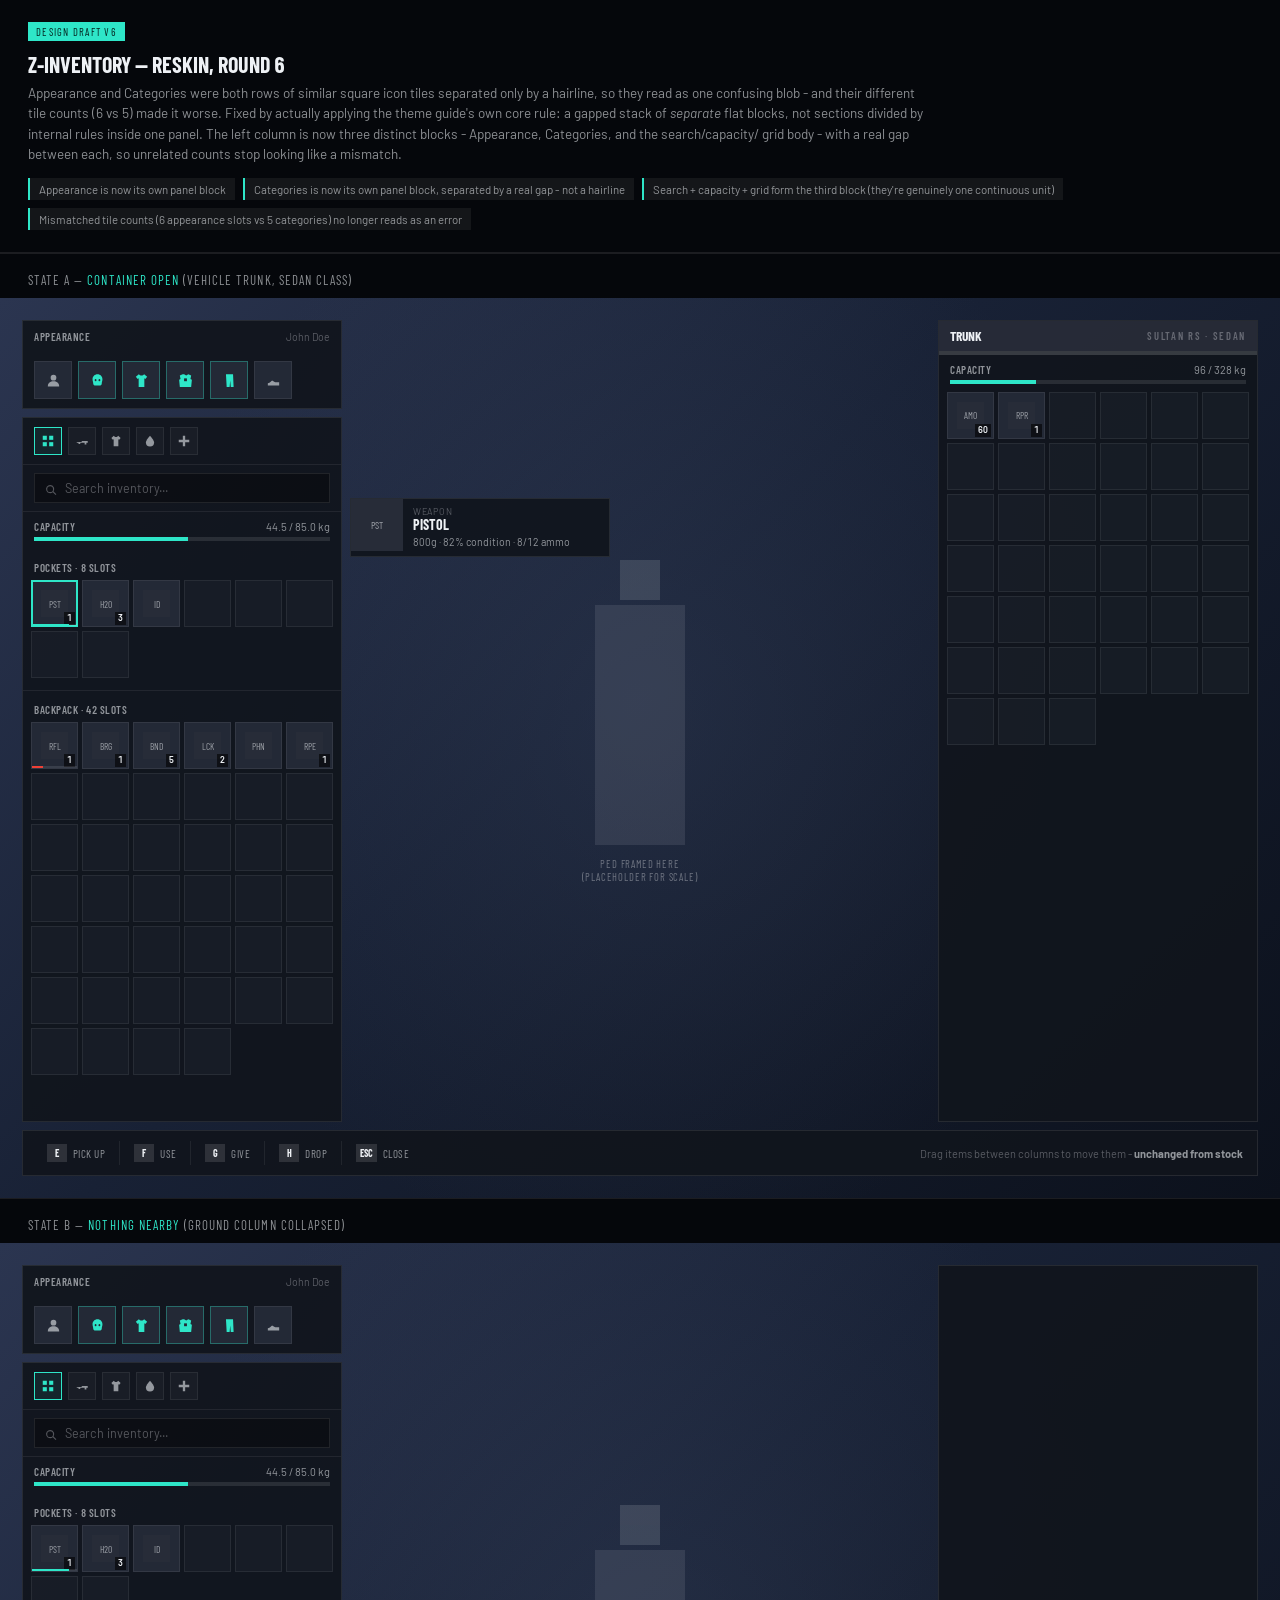
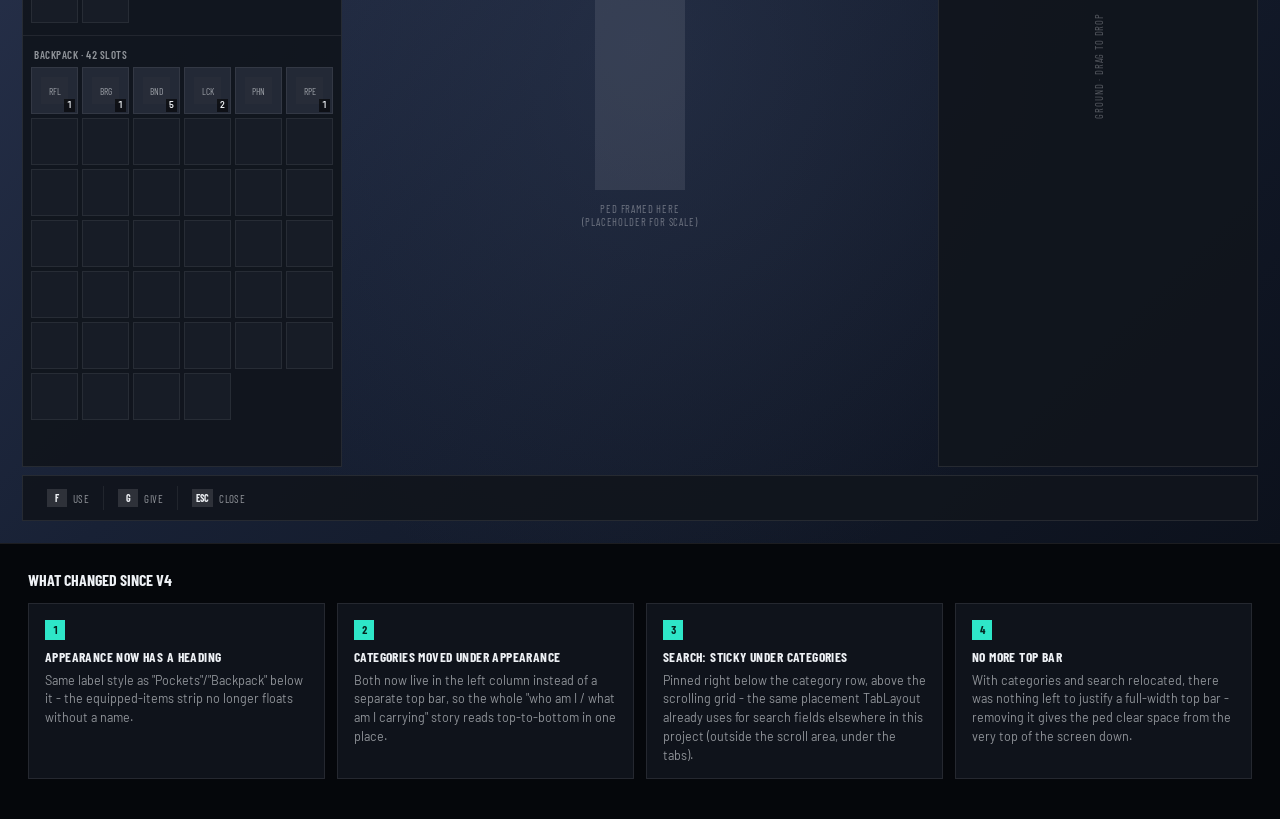
<file: design-mock/index.html>
<!DOCTYPE html>
<html lang="en">
<head>
<meta charset="UTF-8" />
<title>z-inventory — design draft v5</title>
<meta name="viewport" content="width=device-width, initial-scale=1" />
<link rel="preconnect" href="https://fonts.googleapis.com">
<link href="https://fonts.googleapis.com/css2?family=Barlow+Condensed:wght@400;500;600;700&family=Barlow:wght@400;500;600;700&display=swap" rel="stylesheet">
<link rel="stylesheet" href="style.css" />
</head>
<body>

<!-- Review artifact only - placeholder item art, Google Fonts for convenience,
     nothing wired to react/vite, no JS. -->

<header class="doc-header">
  <span class="doc-tag">Design draft v6</span>
  <h1>z-inventory — reskin, round 6</h1>
  <p>
    Appearance and Categories were both rows of similar square icon tiles separated only by a
    hairline, so they read as one confusing blob - and their different tile counts (6 vs 5) made
    it worse. Fixed by actually applying the theme guide's own core rule: a gapped stack of
    <em>separate</em> flat blocks, not sections divided by internal rules inside one panel. The
    left column is now three distinct blocks - Appearance, Categories, and the search/capacity/
    grid body - with a real gap between each, so unrelated counts stop looking like a mismatch.
  </p>
  <ul class="changelog">
    <li>Appearance is now its own panel block</li>
    <li>Categories is now its own panel block, separated by a real gap - not a hairline</li>
    <li>Search + capacity + grid form the third block (they're genuinely one continuous unit)</li>
    <li>Mismatched tile counts (6 appearance slots vs 5 categories) no longer reads as an error</li>
  </ul>
</header>

<div class="stage-label">State A — <span>container open</span> (vehicle trunk, Sedan class)</div>
<div class="stage">
  <div class="hud-frame">

    <div class="frame-left">
      <div class="panel">
        <div class="section-band">
          <span class="t-label">Appearance</span>
          <span class="t-num" style="font-size:10.5px;color:var(--color-faint);">John Doe</span>
        </div>
        <div class="accessories">
          <div class="acc-slot" data-filled="false" title="Head"><svg viewBox="0 0 24 24" fill="currentColor" stroke="none"><circle cx="12" cy="8" r="4"/><path d="M4 20c0-4.4 3.6-7 8-7s8 2.6 8 7v.5H4Z"/></svg></div>
          <div class="acc-slot" data-filled="true" title="Mask: Balaclava"><svg viewBox="0 0 24 24"><path fill="currentColor" d="M12 3c4 0 7 3.2 7 7.2 0 2.6-1 4-1 6.3 0 1.7-1.5 2.5-3 2.5H9c-1.5 0-3-.8-3-2.5 0-2.3-1-3.7-1-6.3C5 6.2 8 3 12 3Z"/><ellipse cx="9.3" cy="11.5" rx="1.3" ry="1.6" style="fill:var(--color-raised-2)"/><ellipse cx="14.7" cy="11.5" rx="1.3" ry="1.6" style="fill:var(--color-raised-2)"/></svg></div>
          <div class="acc-slot" data-filled="true" title="Torso: Bomber Jacket"><svg viewBox="0 0 24 24" fill="currentColor" stroke="none"><path d="M8.3 3 4 6.8l2.6 3 1.4-.9V21h8V8.9l1.4.9 2.6-3L15.7 3c-.9 1.3-2.2 2.1-3.7 2.1S9.2 4.3 8.3 3Z"/></svg></div>
          <div class="acc-slot" data-filled="true" title="Armor: Kevlar Vest"><svg viewBox="0 0 24 24"><path fill="currentColor" d="M8 3 4 5l1 5-2 1 1 10h16l1-10-2-1 1-5-4-2-3 2-3-2Z"/><rect x="10" y="9" width="4" height="4" style="fill:var(--color-raised-2)"/></svg></div>
          <div class="acc-slot" data-filled="true" title="Legs: Denim Jeans"><svg viewBox="0 0 24 24" fill="currentColor" stroke="none"><path d="M7 3h10l.8 18h-4l-.8-9-.8 9H8Z"/></svg></div>
          <div class="acc-slot" data-filled="false" title="Feet"><svg viewBox="0 0 24 24" fill="currentColor" stroke="none"><path d="M4 19v-3c1 0 2-.4 2.8-1.1L10 12l3 1.6c1 .5 2.1.8 3.2.8H20v4.6Z"/></svg></div>
        </div>
      </div>

      <div class="panel body-block">
        <div class="categories">
          <button class="cat-btn" data-active="true" title="All"><svg viewBox="0 0 24 24" fill="currentColor" stroke="none"><rect x="3" y="3" width="7" height="7"/><rect x="14" y="3" width="7" height="7"/><rect x="3" y="14" width="7" height="7"/><rect x="14" y="14" width="7" height="7"/></svg></button>
          <button class="cat-btn" title="Weapons"><svg viewBox="0 0 24 24" fill="currentColor" stroke="none"><path d="M3 13.5h8.5V12H21a1 1 0 0 1 1 1v1a1 1 0 0 1-1 1h-1.5v3h-3v-3H9v2H6v-2H3Z"/></svg></button>
          <button class="cat-btn" title="Clothing"><svg viewBox="0 0 24 24" fill="currentColor" stroke="none"><path d="M8.3 3 4 6.8l2.6 3 1.4-.9V21h8V8.9l1.4.9 2.6-3L15.7 3c-.9 1.3-2.2 2.1-3.7 2.1S9.2 4.3 8.3 3Z"/></svg></button>
          <button class="cat-btn" title="Consumables"><svg viewBox="0 0 24 24" fill="currentColor" stroke="none"><path d="M12 3s7 7.7 7 11.5a7 7 0 1 1-14 0C5 10.7 12 3 12 3Z"/></svg></button>
          <button class="cat-btn" title="Misc"><svg viewBox="0 0 24 24" fill="currentColor" stroke="none"><path d="M10 3h4v7h7v4h-7v7h-4v-7H3v-4h7Z"/></svg></button>
        </div>
        <div class="search-field">
          <svg viewBox="0 0 24 24"><path fill="currentColor" fill-rule="evenodd" d="M10.5 3.5a7 7 0 1 0 4.5 12.4l4.8 4.8 1.4-1.4-4.8-4.8a7 7 0 0 0-5.9-11Zm0 2a5 5 0 1 1 0 10 5 5 0 0 1 0-10Z"/></svg>
          <input type="text" placeholder="Search inventory..." />
        </div>

        <div class="capacity">
          <div class="capacity-row"><span class="t-label">Capacity</span><span class="t-num" style="font-size:11px;color:var(--color-muted);">44.5 / 85.0 kg</span></div>
          <div class="capacity-track"><div class="capacity-fill" style="width:52%;"></div></div>
        </div>

        <div class="col-scroll">
          <div class="grid-band"><span class="t-label">Pockets · 8 slots</span></div>
          <div class="inv-grid">
            <div class="slot selected"><div class="slot-art">PST</div><span class="slot-count">1</span><div class="slot-durability"><span style="width:82%;"></span></div></div>
            <div class="slot"><div class="slot-art">H2O</div><span class="slot-count">3</span></div>
            <div class="slot"><div class="slot-art">ID</div></div>
            <div class="slot empty"></div>
            <div class="slot empty"></div>
            <div class="slot empty"></div>
            <div class="slot empty"></div>
            <div class="slot empty"></div>
          </div>

          <div class="grid-band" style="border-top:1px solid var(--color-hairline); margin-top:4px;"><span class="t-label">Backpack · 42 slots</span></div>
          <div class="inv-grid">
            <div class="slot"><div class="slot-art">RFL</div><span class="slot-count">1</span><div class="slot-durability"><span class="low" style="width:24%;"></span></div></div>
            <div class="slot"><div class="slot-art">BRG</div><span class="slot-count">1</span></div>
            <div class="slot"><div class="slot-art">BND</div><span class="slot-count">5</span></div>
            <div class="slot"><div class="slot-art">LCK</div><span class="slot-count">2</span></div>
            <div class="slot"><div class="slot-art">PHN</div></div>
            <div class="slot"><div class="slot-art">RPE</div><span class="slot-count">1</span></div>
            <div class="slot empty"></div><div class="slot empty"></div><div class="slot empty"></div><div class="slot empty"></div><div class="slot empty"></div><div class="slot empty"></div>
            <div class="slot empty"></div><div class="slot empty"></div><div class="slot empty"></div><div class="slot empty"></div><div class="slot empty"></div><div class="slot empty"></div>
            <div class="slot empty"></div><div class="slot empty"></div><div class="slot empty"></div><div class="slot empty"></div><div class="slot empty"></div><div class="slot empty"></div>
            <div class="slot empty"></div><div class="slot empty"></div><div class="slot empty"></div><div class="slot empty"></div><div class="slot empty"></div><div class="slot empty"></div>
            <div class="slot empty"></div><div class="slot empty"></div><div class="slot empty"></div><div class="slot empty"></div><div class="slot empty"></div><div class="slot empty"></div>
            <div class="slot empty"></div><div class="slot empty"></div><div class="slot empty"></div><div class="slot empty"></div>
          </div>
        </div>
      </div>
    </div>

    <div class="frame-center">
      <div class="ped-placeholder">
        <div class="head"></div>
        <div class="body"></div>
        <div class="caption">Ped framed here<br>(placeholder for scale)</div>
      </div>
    </div>

    <div class="frame-right">
      <div class="panel">
        <div class="band block-head">
          <h2 class="t-display">Trunk</h2>
          <span class="t-eyebrow">Sultan RS · Sedan</span>
        </div>
        <div class="band-underline"></div>
        <div class="capacity">
          <div class="capacity-row"><span class="t-label">Capacity</span><span class="t-num" style="font-size:11px;color:var(--color-muted);">96 / 328 kg</span></div>
          <div class="capacity-track"><div class="capacity-fill" style="width:29%;"></div></div>
        </div>
        <div class="col-scroll">
          <div class="inv-grid">
            <div class="slot"><div class="slot-art">AMO</div><span class="slot-count">60</span></div>
            <div class="slot"><div class="slot-art">RPR</div><span class="slot-count">1</span></div>
            <div class="slot empty"></div><div class="slot empty"></div><div class="slot empty"></div><div class="slot empty"></div>
            <div class="slot empty"></div><div class="slot empty"></div><div class="slot empty"></div><div class="slot empty"></div><div class="slot empty"></div><div class="slot empty"></div>
            <div class="slot empty"></div><div class="slot empty"></div><div class="slot empty"></div><div class="slot empty"></div><div class="slot empty"></div><div class="slot empty"></div>
            <div class="slot empty"></div><div class="slot empty"></div><div class="slot empty"></div><div class="slot empty"></div><div class="slot empty"></div><div class="slot empty"></div>
            <div class="slot empty"></div><div class="slot empty"></div><div class="slot empty"></div><div class="slot empty"></div><div class="slot empty"></div><div class="slot empty"></div>
            <div class="slot empty"></div><div class="slot empty"></div><div class="slot empty"></div><div class="slot empty"></div><div class="slot empty"></div><div class="slot empty"></div>
            <div class="slot empty"></div><div class="slot empty"></div><div class="slot empty"></div>
          </div>
        </div>
      </div>
    </div>

    <div class="frame-bottom panel">
      <div class="action-bar">
        <div class="action-item"><span class="key">E</span><span class="label">Pick Up</span></div>
        <div class="action-divider"></div>
        <div class="action-item"><span class="key">F</span><span class="label">Use</span></div>
        <div class="action-divider"></div>
        <div class="action-item"><span class="key">G</span><span class="label">Give</span></div>
        <div class="action-divider"></div>
        <div class="action-item"><span class="key">H</span><span class="label">Drop</span></div>
        <div class="action-divider"></div>
        <div class="action-item"><span class="key">ESC</span><span class="label">Close</span></div>
        <span class="action-hint">Drag items between columns to move them - <b>unchanged from stock</b></span>
      </div>
    </div>

  </div>

  <div class="panel tooltip-h" style="left: 350px; top: 200px;">
    <div class="art">PST</div>
    <div class="info">
      <div class="kind">Weapon</div>
      <h3 class="t-display">Pistol</h3>
      <p>800g · 82% condition · 8/12 ammo</p>
    </div>
  </div>
</div>

<div class="stage-label">State B — <span>nothing nearby</span> (ground column collapsed)</div>
<div class="stage">
  <div class="hud-frame">

    <div class="frame-left">
      <div class="panel">
        <div class="section-band">
          <span class="t-label">Appearance</span>
          <span class="t-num" style="font-size:10.5px;color:var(--color-faint);">John Doe</span>
        </div>
        <div class="accessories">
          <div class="acc-slot" data-filled="false" title="Head"><svg viewBox="0 0 24 24" fill="currentColor" stroke="none"><circle cx="12" cy="8" r="4"/><path d="M4 20c0-4.4 3.6-7 8-7s8 2.6 8 7v.5H4Z"/></svg></div>
          <div class="acc-slot" data-filled="true" title="Mask: Balaclava"><svg viewBox="0 0 24 24"><path fill="currentColor" d="M12 3c4 0 7 3.2 7 7.2 0 2.6-1 4-1 6.3 0 1.7-1.5 2.5-3 2.5H9c-1.5 0-3-.8-3-2.5 0-2.3-1-3.7-1-6.3C5 6.2 8 3 12 3Z"/><ellipse cx="9.3" cy="11.5" rx="1.3" ry="1.6" style="fill:var(--color-raised-2)"/><ellipse cx="14.7" cy="11.5" rx="1.3" ry="1.6" style="fill:var(--color-raised-2)"/></svg></div>
          <div class="acc-slot" data-filled="true" title="Torso: Bomber Jacket"><svg viewBox="0 0 24 24" fill="currentColor" stroke="none"><path d="M8.3 3 4 6.8l2.6 3 1.4-.9V21h8V8.9l1.4.9 2.6-3L15.7 3c-.9 1.3-2.2 2.1-3.7 2.1S9.2 4.3 8.3 3Z"/></svg></div>
          <div class="acc-slot" data-filled="true" title="Armor: Kevlar Vest"><svg viewBox="0 0 24 24"><path fill="currentColor" d="M8 3 4 5l1 5-2 1 1 10h16l1-10-2-1 1-5-4-2-3 2-3-2Z"/><rect x="10" y="9" width="4" height="4" style="fill:var(--color-raised-2)"/></svg></div>
          <div class="acc-slot" data-filled="true" title="Legs: Denim Jeans"><svg viewBox="0 0 24 24" fill="currentColor" stroke="none"><path d="M7 3h10l.8 18h-4l-.8-9-.8 9H8Z"/></svg></div>
          <div class="acc-slot" data-filled="false" title="Feet"><svg viewBox="0 0 24 24" fill="currentColor" stroke="none"><path d="M4 19v-3c1 0 2-.4 2.8-1.1L10 12l3 1.6c1 .5 2.1.8 3.2.8H20v4.6Z"/></svg></div>
        </div>
      </div>

      <div class="panel body-block">
        <div class="categories">
          <button class="cat-btn" data-active="true" title="All"><svg viewBox="0 0 24 24" fill="currentColor" stroke="none"><rect x="3" y="3" width="7" height="7"/><rect x="14" y="3" width="7" height="7"/><rect x="3" y="14" width="7" height="7"/><rect x="14" y="14" width="7" height="7"/></svg></button>
          <button class="cat-btn" title="Weapons"><svg viewBox="0 0 24 24" fill="currentColor" stroke="none"><path d="M3 13.5h8.5V12H21a1 1 0 0 1 1 1v1a1 1 0 0 1-1 1h-1.5v3h-3v-3H9v2H6v-2H3Z"/></svg></button>
          <button class="cat-btn" title="Clothing"><svg viewBox="0 0 24 24" fill="currentColor" stroke="none"><path d="M8.3 3 4 6.8l2.6 3 1.4-.9V21h8V8.9l1.4.9 2.6-3L15.7 3c-.9 1.3-2.2 2.1-3.7 2.1S9.2 4.3 8.3 3Z"/></svg></button>
          <button class="cat-btn" title="Consumables"><svg viewBox="0 0 24 24" fill="currentColor" stroke="none"><path d="M12 3s7 7.7 7 11.5a7 7 0 1 1-14 0C5 10.7 12 3 12 3Z"/></svg></button>
          <button class="cat-btn" title="Misc"><svg viewBox="0 0 24 24" fill="currentColor" stroke="none"><path d="M10 3h4v7h7v4h-7v7h-4v-7H3v-4h7Z"/></svg></button>
        </div>
        <div class="search-field">
          <svg viewBox="0 0 24 24"><path fill="currentColor" fill-rule="evenodd" d="M10.5 3.5a7 7 0 1 0 4.5 12.4l4.8 4.8 1.4-1.4-4.8-4.8a7 7 0 0 0-5.9-11Zm0 2a5 5 0 1 1 0 10 5 5 0 0 1 0-10Z"/></svg>
          <input type="text" placeholder="Search inventory..." />
        </div>

        <div class="capacity">
          <div class="capacity-row"><span class="t-label">Capacity</span><span class="t-num" style="font-size:11px;color:var(--color-muted);">44.5 / 85.0 kg</span></div>
          <div class="capacity-track"><div class="capacity-fill" style="width:52%;"></div></div>
        </div>

        <div class="col-scroll">
          <div class="grid-band"><span class="t-label">Pockets · 8 slots</span></div>
          <div class="inv-grid">
            <div class="slot"><div class="slot-art">PST</div><span class="slot-count">1</span><div class="slot-durability"><span style="width:82%;"></span></div></div>
            <div class="slot"><div class="slot-art">H2O</div><span class="slot-count">3</span></div>
            <div class="slot"><div class="slot-art">ID</div></div>
            <div class="slot empty"></div><div class="slot empty"></div><div class="slot empty"></div><div class="slot empty"></div><div class="slot empty"></div>
          </div>
          <div class="grid-band" style="border-top:1px solid var(--color-hairline); margin-top:4px;"><span class="t-label">Backpack · 42 slots</span></div>
          <div class="inv-grid">
            <div class="slot"><div class="slot-art">RFL</div><span class="slot-count">1</span></div>
            <div class="slot"><div class="slot-art">BRG</div><span class="slot-count">1</span></div>
            <div class="slot"><div class="slot-art">BND</div><span class="slot-count">5</span></div>
            <div class="slot"><div class="slot-art">LCK</div><span class="slot-count">2</span></div>
            <div class="slot"><div class="slot-art">PHN</div></div>
            <div class="slot"><div class="slot-art">RPE</div><span class="slot-count">1</span></div>
            <div class="slot empty"></div><div class="slot empty"></div><div class="slot empty"></div><div class="slot empty"></div><div class="slot empty"></div><div class="slot empty"></div>
            <div class="slot empty"></div><div class="slot empty"></div><div class="slot empty"></div><div class="slot empty"></div><div class="slot empty"></div><div class="slot empty"></div>
            <div class="slot empty"></div><div class="slot empty"></div><div class="slot empty"></div><div class="slot empty"></div><div class="slot empty"></div><div class="slot empty"></div>
            <div class="slot empty"></div><div class="slot empty"></div><div class="slot empty"></div><div class="slot empty"></div><div class="slot empty"></div><div class="slot empty"></div>
            <div class="slot empty"></div><div class="slot empty"></div><div class="slot empty"></div><div class="slot empty"></div><div class="slot empty"></div><div class="slot empty"></div>
            <div class="slot empty"></div><div class="slot empty"></div><div class="slot empty"></div><div class="slot empty"></div>
          </div>
        </div>
      </div>
    </div>

    <div class="frame-center">
      <div class="ped-placeholder">
        <div class="head"></div>
        <div class="body"></div>
        <div class="caption">Ped framed here<br>(placeholder for scale)</div>
      </div>
    </div>

    <div class="frame-right">
      <div class="panel ground-collapsed"><span>Ground · Drag To Drop</span></div>
    </div>

    <div class="frame-bottom panel">
      <div class="action-bar">
        <div class="action-item"><span class="key">F</span><span class="label">Use</span></div>
        <div class="action-divider"></div>
        <div class="action-item"><span class="key">G</span><span class="label">Give</span></div>
        <div class="action-divider"></div>
        <div class="action-item"><span class="key">ESC</span><span class="label">Close</span></div>
      </div>
    </div>

  </div>
</div>

<section class="notes">
  <h2>What changed since v4</h2>
  <div class="notes-grid">
    <div class="note-card panel">
      <span class="num">1</span>
      <h3>Appearance now has a heading</h3>
      <p>Same label style as "Pockets"/"Backpack" below it - the equipped-items strip no longer floats without a name.</p>
    </div>
    <div class="note-card panel">
      <span class="num">2</span>
      <h3>Categories moved under Appearance</h3>
      <p>Both now live in the left column instead of a separate top bar, so the whole "who am I / what am I carrying" story reads top-to-bottom in one place.</p>
    </div>
    <div class="note-card panel">
      <span class="num">3</span>
      <h3>Search: sticky under categories</h3>
      <p>Pinned right below the category row, above the scrolling grid - the same placement TabLayout already uses for search fields elsewhere in this project (outside the scroll area, under the tabs).</p>
    </div>
    <div class="note-card panel">
      <span class="num">4</span>
      <h3>No more top bar</h3>
      <p>With categories and search relocated, there was nothing left to justify a full-width top bar - removing it gives the ped clear space from the very top of the screen down.</p>
    </div>
  </div>
</section>

</body>
</html>
</file>
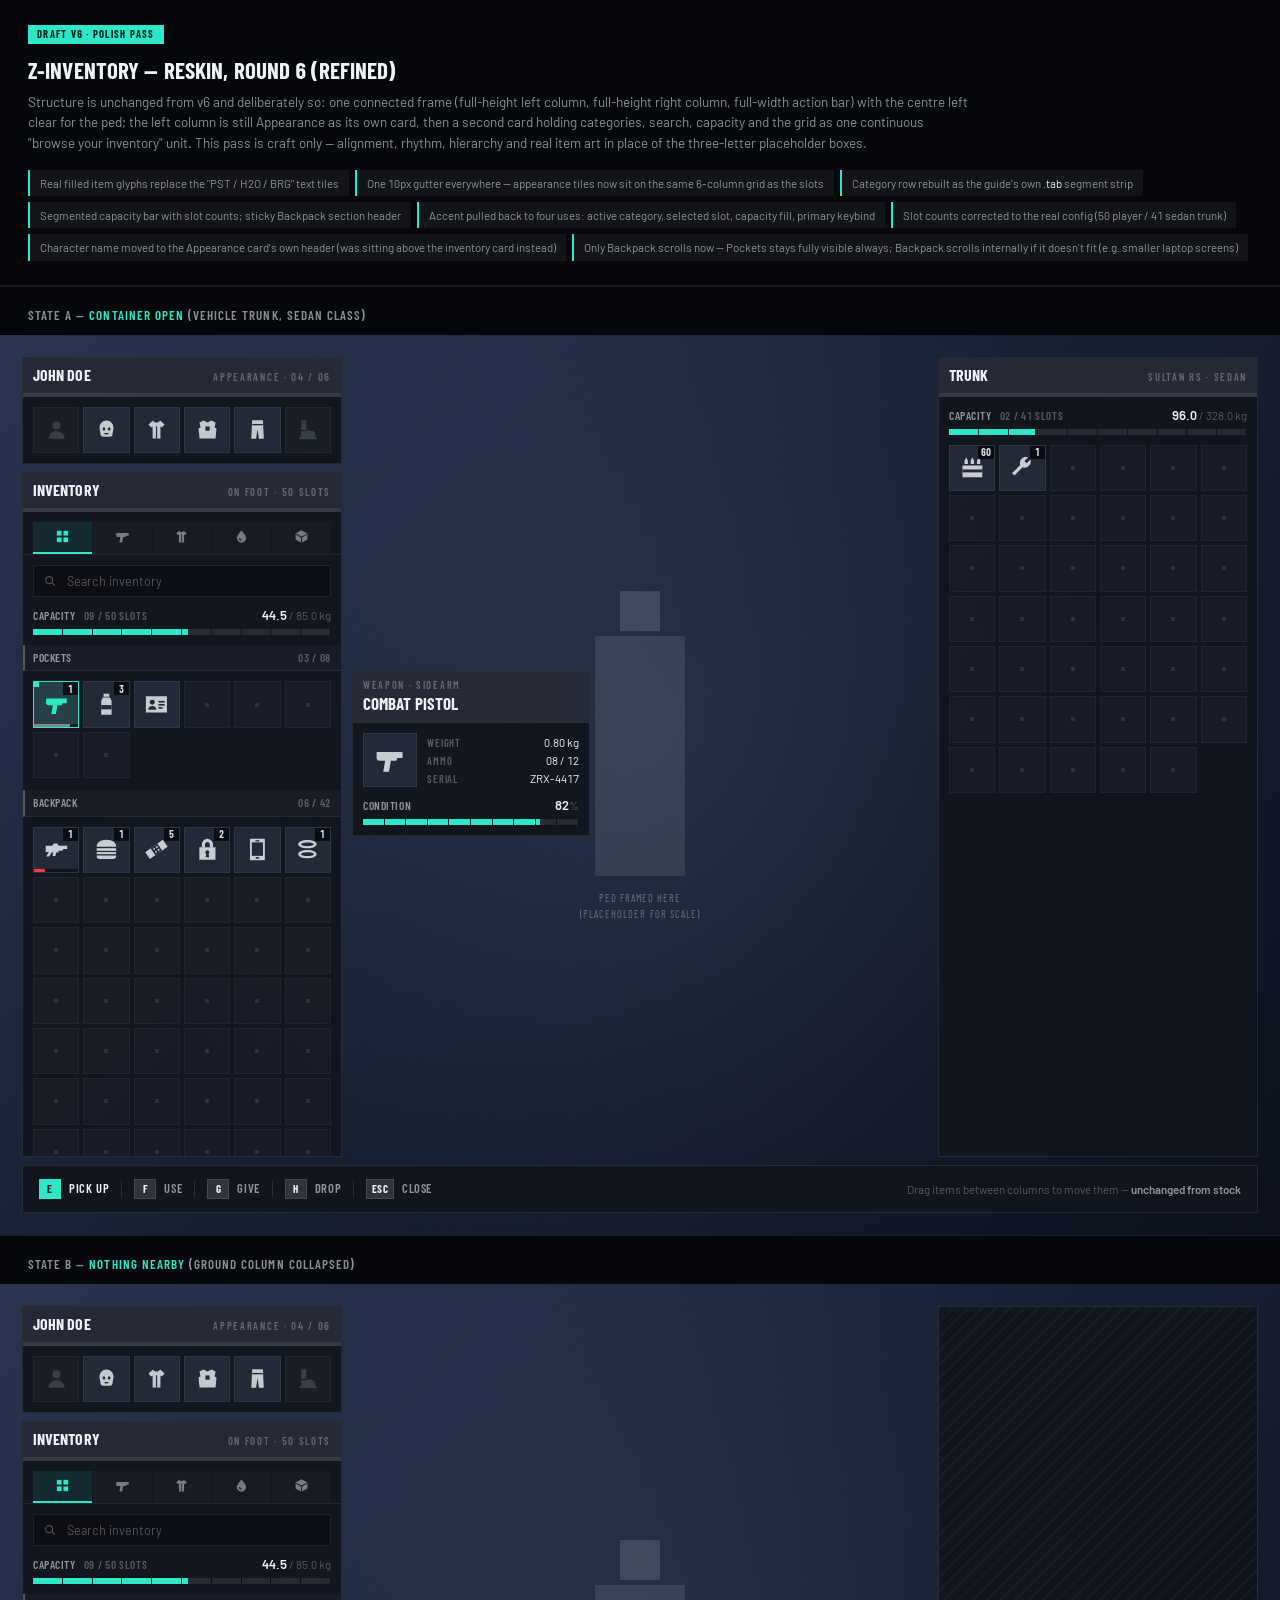
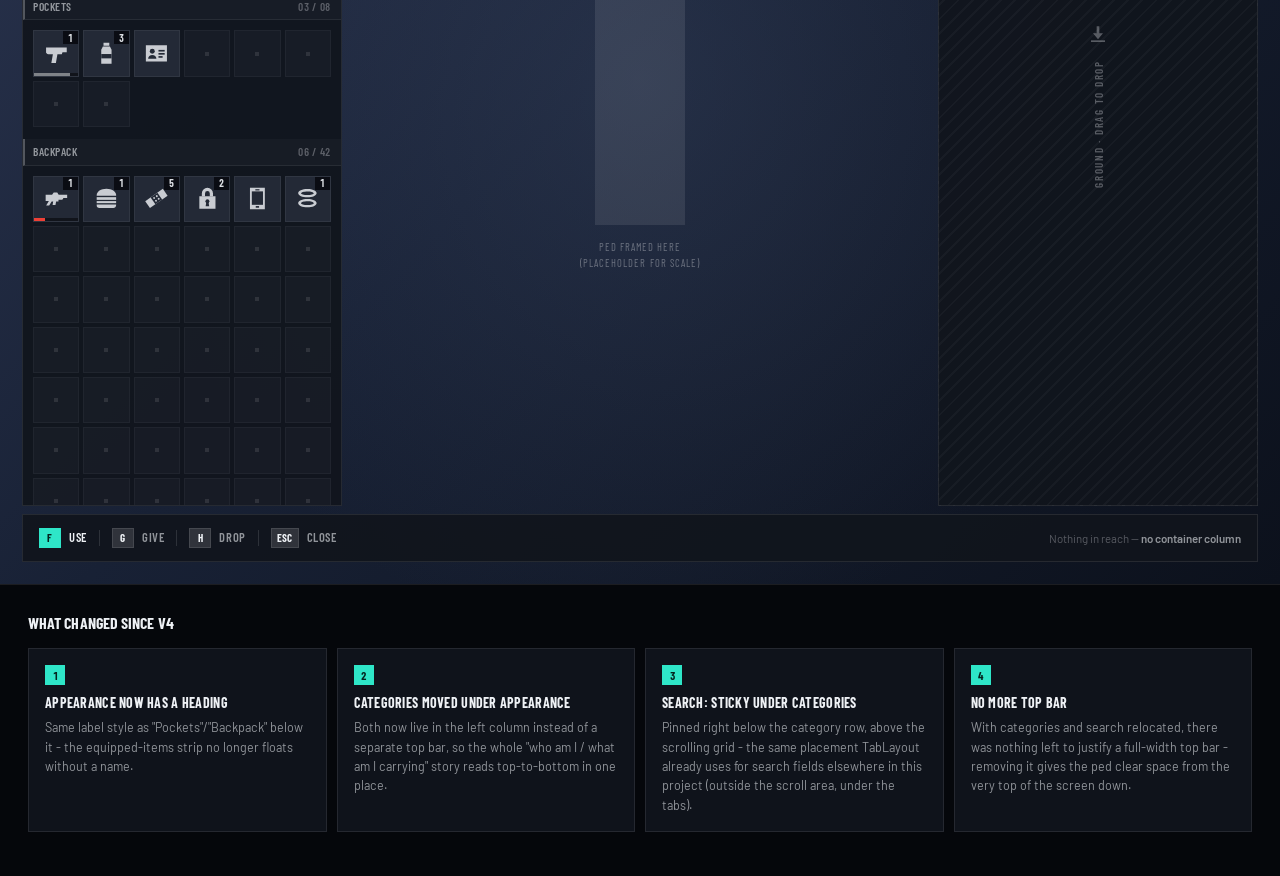
<file: design-mock/index-polish.html>
<!DOCTYPE html>
<html lang="en">
<head>
<meta charset="UTF-8" />
<title>z-inventory — design draft v6 · polish</title>
<meta name="viewport" content="width=device-width, initial-scale=1" />
<link rel="preconnect" href="https://fonts.googleapis.com">
<link href="https://fonts.googleapis.com/css2?family=Barlow+Condensed:wght@400;500;600;700&family=Barlow:wght@400;500;600;700&display=swap" rel="stylesheet">
<link rel="stylesheet" href="style-polish.css" />
</head>
<body>

<!-- Review artifact only - Google Fonts <link> for convenience (the real resource must use
     next/font, see ui-theme-guide.md 3.2), nothing wired to react/vite, no JS.
     Item art is a hand-rolled inline <symbol> sprite - same "inline SVG paths, never a hosted
     icon font" rule as ui/Icon.tsx, but FILLED rather than stroke-only (deliberate: stroke
     icons disappear at 46px inside a busy grid). -->

<svg class="icon-defs" aria-hidden="true" focusable="false"><defs>

  <!-- ui / category -->
  <symbol id="i-grid" viewBox="0 0 24 24" fill="currentColor">
    <rect x="3" y="3" width="7.5" height="7.5"/><rect x="13.5" y="3" width="7.5" height="7.5"/>
    <rect x="3" y="13.5" width="7.5" height="7.5"/><rect x="13.5" y="13.5" width="7.5" height="7.5"/>
  </symbol>
  <symbol id="i-search" viewBox="0 0 24 24" fill="currentColor">
    <path fill-rule="evenodd" d="M10.5 3.5a7 7 0 1 0 4.5 12.4l4.8 4.8 1.4-1.4-4.8-4.8a7 7 0 0 0-5.9-11Zm0 2a5 5 0 1 1 0 10 5 5 0 0 1 0-10Z"/>
  </symbol>
  <symbol id="i-drop" viewBox="0 0 24 24" fill="currentColor">
    <path d="M10.4 2.6h3.2v8.6h4.4L12 18.2 6 11.2h4.4Z"/><rect x="3.6" y="19.6" width="16.8" height="2"/>
  </symbol>
  <symbol id="i-cube" viewBox="0 0 24 24" fill="currentColor">
    <path d="M12 2 21.5 7.1v9.8L12 22 2.5 16.9V7.1Z"/>
    <path style="fill:var(--icon-bg)" d="M12 12.1 21.5 7.1v1.7L12.9 13.4v8.1h-1.8v-8.1L2.5 8.8V7.1Z"/>
  </symbol>
  <symbol id="i-droplet" viewBox="0 0 24 24" fill="currentColor">
    <path d="M12 2.4s7.4 8 7.4 12A7.4 7.4 0 1 1 4.6 14.4c0-4 7.4-12 7.4-12Z"/>
    <path style="fill:var(--icon-bg)" d="M12 18.6a4.2 4.2 0 0 1-4.2-4.2h1.8A2.4 2.4 0 0 0 12 16.8Z"/>
  </symbol>

  <!-- appearance -->
  <symbol id="i-head" viewBox="0 0 24 24" fill="currentColor">
    <circle cx="12" cy="7.6" r="4.2"/><path d="M3.6 21.4c0-4.6 3.8-7.6 8.4-7.6s8.4 3 8.4 7.6v.2H3.6Z"/>
  </symbol>
  <symbol id="i-mask" viewBox="0 0 24 24" fill="currentColor">
    <path d="M12 2.6c4.2 0 7.3 3.4 7.3 7.6 0 2.7-1 4.2-1 6.6 0 1.8-1.6 2.6-3.1 2.6H8.8c-1.5 0-3.1-.8-3.1-2.6 0-2.4-1-3.9-1-6.6C4.7 6 7.8 2.6 12 2.6Z"/>
    <ellipse style="fill:var(--icon-bg)" cx="9.3" cy="11.4" rx="1.4" ry="1.7"/>
    <ellipse style="fill:var(--icon-bg)" cx="14.7" cy="11.4" rx="1.4" ry="1.7"/>
    <rect style="fill:var(--icon-bg)" x="10" y="15.6" width="4" height="1.4"/>
  </symbol>
  <symbol id="i-jacket" viewBox="0 0 24 24" fill="currentColor">
    <path d="M8.3 2.6 3.6 6.7l2.8 3.2 1.5-1V21.4h8.2V8.9l1.5 1 2.8-3.2-4.7-4.1c-.9 1.4-2.2 2.2-3.7 2.2S9.2 4 8.3 2.6Z"/>
    <rect style="fill:var(--icon-bg)" x="11.4" y="8.6" width="1.2" height="12.8"/>
  </symbol>
  <symbol id="i-armor" viewBox="0 0 24 24" fill="currentColor">
    <path d="M8 2.6 3.6 4.8l1.1 5.1-2.1 1.1 1.1 10.4h16.6l1.1-10.4-2.1-1.1 1.1-5.1-4.4-2.2L12 4.8Z"/>
    <rect style="fill:var(--icon-bg)" x="9.8" y="8.8" width="4.4" height="4.4"/>
  </symbol>
  <symbol id="i-legs" viewBox="0 0 24 24" fill="currentColor">
    <path d="M6.4 2.4h11.2l.9 19.2h-5L12 11.8l-1.5 9.8h-5Z"/>
    <rect style="fill:var(--icon-bg)" x="6.5" y="6.2" width="11" height="1.4"/>
  </symbol>
  <symbol id="i-boots" viewBox="0 0 24 24" fill="currentColor">
    <path d="M5.4 2.4h5.4v10.6h4.4a4.8 4.8 0 0 1 4.8 4.8v2H5.4Z"/>
    <rect x="3.6" y="19.8" width="17.8" height="2.2"/>
    <rect style="fill:var(--icon-bg)" x="5.5" y="12.4" width="5.2" height="1.3"/>
  </symbol>

  <!-- items -->
  <symbol id="i-pistol" viewBox="0 0 24 24" fill="currentColor">
    <path d="M2 6.2h20v4.6h-4.1l-.7 2H13l-1.5 8.6H7.1l1.5-8.6H4.4A2.4 2.4 0 0 1 2 9.8Z"/>
  </symbol>
  <symbol id="i-rifle" viewBox="0 0 24 24" fill="currentColor">
    <path d="M1.6 8.4h6.2l1.6-2h3.4l1.4 2h8.2v3.1h-3.6l-1.1 1.9H14v1.6h-2.3l-.6 3.4H8.3l.6-3.4H7.4L5 18.8H2.1l2.6-4.4H1.6Z"/>
  </symbol>
  <symbol id="i-water" viewBox="0 0 24 24" fill="currentColor">
    <path d="M9.2 1.6h5.6v3H9.2Z"/>
    <path d="M8.6 5.3h6.8L17 8.4V22H7V8.4Z"/>
    <rect style="fill:var(--icon-bg)" x="7" y="12.6" width="10" height="4.2"/>
  </symbol>
  <symbol id="i-id" viewBox="0 0 24 24" fill="currentColor">
    <path d="M1.8 4.2h20.4v15.6H1.8Z"/>
    <circle style="fill:var(--icon-bg)" cx="8" cy="10" r="2.4"/>
    <path style="fill:var(--icon-bg)" d="M4 17.2c0-2.3 1.8-3.6 4-3.6s4 1.3 4 3.6Z"/>
    <rect style="fill:var(--icon-bg)" x="14" y="8.6" width="6" height="1.6"/>
    <rect style="fill:var(--icon-bg)" x="14" y="11.6" width="6" height="1.6"/>
    <rect style="fill:var(--icon-bg)" x="14" y="14.6" width="4" height="1.6"/>
  </symbol>
  <symbol id="i-burger" viewBox="0 0 24 24" fill="currentColor">
    <path d="M2.6 8.8c0-3.5 4.2-6.2 9.4-6.2s9.4 2.7 9.4 6.2v.6H2.6Z"/>
    <rect x="2.6" y="10.8" width="18.8" height="2.6"/>
    <rect x="2.6" y="14.6" width="18.8" height="2"/>
    <path d="M2.6 17.9h18.8v.8c0 1.5-1.2 2.7-2.7 2.7H5.3a2.7 2.7 0 0 1-2.7-2.7Z"/>
  </symbol>
  <symbol id="i-bandage" viewBox="0 0 24 24" fill="currentColor">
    <g transform="rotate(-35 12 12)">
      <path d="M1.6 8h20.8v8H1.6Z"/>
      <rect style="fill:var(--icon-bg)" x="8" y="8" width="8" height="8"/>
      <circle cx="10.4" cy="10.4" r=".95"/><circle cx="13.6" cy="10.4" r=".95"/>
      <circle cx="10.4" cy="13.6" r=".95"/><circle cx="13.6" cy="13.6" r=".95"/>
    </g>
  </symbol>
  <symbol id="i-lock" viewBox="0 0 24 24" fill="currentColor">
    <path d="M12 1.8A5.4 5.4 0 0 0 6.6 7.2V10h3.1V7.2a2.3 2.3 0 0 1 4.6 0V10h3.1V7.2A5.4 5.4 0 0 0 12 1.8Z"/>
    <path d="M4.2 10h15.6v12H4.2Z"/>
    <circle style="fill:var(--icon-bg)" cx="12" cy="14.8" r="1.9"/>
    <path style="fill:var(--icon-bg)" d="M10.9 15.4h2.2l.6 4.2h-3.4Z"/>
  </symbol>
  <symbol id="i-phone" viewBox="0 0 24 24" fill="currentColor">
    <path d="M4.8 1.6h14.4v20.8H4.8Z"/>
    <rect style="fill:var(--icon-bg)" x="6.6" y="5.2" width="10.8" height="13"/>
    <rect style="fill:var(--icon-bg)" x="10" y="3.1" width="4" height="1.2"/>
    <rect style="fill:var(--icon-bg)" x="10.4" y="19.4" width="3.2" height="1.6"/>
  </symbol>
  <symbol id="i-rope" viewBox="0 0 24 24" fill="currentColor">
    <path fill-rule="evenodd" d="M12 3c4.9 0 8.9 1.8 8.9 4s-4 4-8.9 4-8.9-1.8-8.9-4 4-4 8.9-4Zm0 2.2c-3.4 0-6.1.8-6.1 1.8s2.7 1.8 6.1 1.8 6.1-.8 6.1-1.8-2.7-1.8-6.1-1.8Z"/>
    <path fill-rule="evenodd" d="M12 12.6c4.9 0 8.9 1.8 8.9 4s-4 4-8.9 4-8.9-1.8-8.9-4 4-4 8.9-4Zm0 2.2c-3.4 0-6.1.8-6.1 1.8s2.7 1.8 6.1 1.8 6.1-.8 6.1-1.8-2.7-1.8-6.1-1.8Z"/>
  </symbol>
  <symbol id="i-ammo" viewBox="0 0 24 24" fill="currentColor">
    <path d="M6 2.4 7.6 5.2V8.6H4.4V5.2Z"/>
    <path d="M12 2.4 13.6 5.2V8.6h-3.2V5.2Z"/>
    <path d="M18 2.4 19.6 5.2V8.6h-3.2V5.2Z"/>
    <path d="M2.4 10.2h19.2V21.6H2.4Z"/>
    <rect style="fill:var(--icon-bg)" x="2.4" y="14" width="19.2" height="2.8"/>
  </symbol>
  <symbol id="i-wrench" viewBox="0 0 24 24" fill="currentColor">
    <path d="M17.6 2.2 14 5.8l2.1 2.1 3.6-3.6a5.9 5.9 0 0 1-7.5 7.6l-7.9 7.9L2 17.6l7.9-7.9a5.9 5.9 0 0 1 7.7-7.5Z"/>
  </symbol>

</defs></svg>

<header class="doc-header">
  <span class="doc-tag">Draft v6 · polish pass</span>
  <h1>z-inventory — reskin, round 6 (refined)</h1>
  <p>
    Structure is unchanged from v6 and deliberately so: one connected frame (full-height left
    column, full-height right column, full-width action bar) with the centre left clear for the
    ped; the left column is still Appearance as its own card, then a second card holding
    categories, search, capacity and the grid as one continuous "browse your inventory" unit.
    This pass is craft only — alignment, rhythm, hierarchy and real item art in place of the
    three-letter placeholder boxes.
  </p>
  <ul class="changelog">
    <li>Real filled item glyphs replace the "PST / H2O / BRG" text tiles</li>
    <li>One 10px gutter everywhere — appearance tiles now sit on the same 6-column grid as the slots</li>
    <li>Category row rebuilt as the guide's own <code>.tab</code> segment strip</li>
    <li>Segmented capacity bar with slot counts; sticky Backpack section header</li>
    <li>Accent pulled back to four uses: active category, selected slot, capacity fill, primary keybind</li>
    <li>Slot counts corrected to the real config (50 player / 41 sedan trunk)</li>
    <li>Character name moved to the Appearance card's own header (was sitting above the inventory card instead)</li>
    <li>Only Backpack scrolls now — Pockets stays fully visible always; Backpack scrolls internally if it doesn't fit (e.g. smaller laptop screens)</li>
  </ul>
</header>

<div class="stage-label">State A — <span>container open</span> (vehicle trunk, Sedan class)</div>
<div class="stage">
  <div class="hud-frame">

    <!-- ===== LEFT COLUMN ===== -->
    <div class="frame-left">

      <!-- block A: appearance, its own card, real gap below it. Carries the
           character's identity header - this is "who you are", block B below
           is "what you're carrying". -->
      <div class="panel">
        <div class="band block-head">
          <h2 class="t-display">John Doe</h2>
          <span class="t-eyebrow">Appearance · 04 / 06</span>
        </div>
        <div class="band-underline"></div>
        <div class="accessories">
          <div class="acc-slot" data-filled="false" title="Head"><svg><use href="#i-head"/></svg></div>
          <div class="acc-slot" data-filled="true" title="Mask — Balaclava"><svg><use href="#i-mask"/></svg></div>
          <div class="acc-slot" data-filled="true" title="Torso — Bomber Jacket"><svg><use href="#i-jacket"/></svg></div>
          <div class="acc-slot" data-filled="true" title="Armour — Kevlar Vest"><svg><use href="#i-armor"/></svg></div>
          <div class="acc-slot" data-filled="true" title="Legs — Denim Jeans"><svg><use href="#i-legs"/></svg></div>
          <div class="acc-slot" data-filled="false" title="Feet"><svg><use href="#i-boots"/></svg></div>
        </div>
      </div>

      <!-- block B: categories + search + capacity + grid = one continuous unit -->
      <div class="panel body-block">
        <div class="band block-head">
          <h2 class="t-display">Inventory</h2>
          <span class="t-eyebrow">On Foot · 50 Slots</span>
        </div>
        <div class="band-underline"></div>

        <div class="categories">
          <button class="cat-btn" data-active="true" title="All"><svg><use href="#i-grid"/></svg></button>
          <button class="cat-btn" title="Weapons"><svg><use href="#i-pistol"/></svg></button>
          <button class="cat-btn" title="Clothing"><svg><use href="#i-jacket"/></svg></button>
          <button class="cat-btn" title="Consumables"><svg><use href="#i-droplet"/></svg></button>
          <button class="cat-btn" title="Misc"><svg><use href="#i-cube"/></svg></button>
        </div>

        <div class="search-row">
          <label class="search-field">
            <svg><use href="#i-search"/></svg>
            <input type="text" placeholder="Search inventory" />
          </label>
        </div>

        <div class="capacity">
          <div class="capacity-row">
            <span class="t-label">Capacity</span>
            <span class="cap-slots t-num">09 / 50 slots</span>
            <span class="cap-weight t-num"><b>44.5</b> / 85.0 kg</span>
          </div>
          <div class="capacity-track"><span class="capacity-fill" style="width:52%;"></span></div>
        </div>

        <!-- Pockets: always fully visible, never scrolls -->
        <div class="grid-band static"><span class="t-label">Pockets</span><span class="band-meta t-num">03 / 08</span></div>
        <div class="inv-grid">
          <div class="slot selected"><svg class="slot-ico"><use href="#i-pistol"/></svg><span class="slot-count">1</span><div class="slot-dur"><span style="width:82%;"></span></div></div>
          <div class="slot"><svg class="slot-ico"><use href="#i-water"/></svg><span class="slot-count">3</span></div>
          <div class="slot"><svg class="slot-ico"><use href="#i-id"/></svg></div>
          <div class="slot empty"></div><div class="slot empty"></div><div class="slot empty"></div>
          <div class="slot empty"></div><div class="slot empty"></div>
        </div>

        <!-- Backpack: the ONLY part of this card that scrolls, and only if it
             doesn't fit (e.g. a 14" laptop) - see .col-scroll's flex:1 -->
        <div class="col-scroll">
          <div class="grid-band"><span class="t-label">Backpack</span><span class="band-meta t-num">06 / 42</span></div>
          <div class="inv-grid">
            <div class="slot"><svg class="slot-ico"><use href="#i-rifle"/></svg><span class="slot-count">1</span><div class="slot-dur"><span class="low" style="width:24%;"></span></div></div>
            <div class="slot"><svg class="slot-ico"><use href="#i-burger"/></svg><span class="slot-count">1</span></div>
            <div class="slot"><svg class="slot-ico"><use href="#i-bandage"/></svg><span class="slot-count">5</span></div>
            <div class="slot"><svg class="slot-ico"><use href="#i-lock"/></svg><span class="slot-count">2</span></div>
            <div class="slot"><svg class="slot-ico"><use href="#i-phone"/></svg></div>
            <div class="slot"><svg class="slot-ico"><use href="#i-rope"/></svg><span class="slot-count">1</span></div>
            <div class="slot empty"></div><div class="slot empty"></div><div class="slot empty"></div><div class="slot empty"></div><div class="slot empty"></div><div class="slot empty"></div>
            <div class="slot empty"></div><div class="slot empty"></div><div class="slot empty"></div><div class="slot empty"></div><div class="slot empty"></div><div class="slot empty"></div>
            <div class="slot empty"></div><div class="slot empty"></div><div class="slot empty"></div><div class="slot empty"></div><div class="slot empty"></div><div class="slot empty"></div>
            <div class="slot empty"></div><div class="slot empty"></div><div class="slot empty"></div><div class="slot empty"></div><div class="slot empty"></div><div class="slot empty"></div>
            <div class="slot empty"></div><div class="slot empty"></div><div class="slot empty"></div><div class="slot empty"></div><div class="slot empty"></div><div class="slot empty"></div>
            <div class="slot empty"></div><div class="slot empty"></div><div class="slot empty"></div><div class="slot empty"></div><div class="slot empty"></div><div class="slot empty"></div>
          </div>
        </div>
      </div>
    </div>

    <!-- ===== CENTRE: deliberately empty, the ped lives here ===== -->
    <div class="frame-center">
      <div class="ped-placeholder">
        <div class="head"></div>
        <div class="body"></div>
        <div class="caption">Ped framed here<br>(placeholder for scale)</div>
      </div>
    </div>

    <!-- ===== RIGHT COLUMN ===== -->
    <div class="frame-right">
      <div class="panel">
        <div class="band block-head">
          <h2 class="t-display">Trunk</h2>
          <span class="t-eyebrow">Sultan RS · Sedan</span>
        </div>
        <div class="band-underline"></div>
        <div class="capacity">
          <div class="capacity-row">
            <span class="t-label">Capacity</span>
            <span class="cap-slots t-num">02 / 41 slots</span>
            <span class="cap-weight t-num"><b>96.0</b> / 328.0 kg</span>
          </div>
          <div class="capacity-track"><span class="capacity-fill" style="width:29%;"></span></div>
        </div>
        <div class="col-scroll">
          <div class="inv-grid pad-top">
            <div class="slot"><svg class="slot-ico"><use href="#i-ammo"/></svg><span class="slot-count">60</span></div>
            <div class="slot"><svg class="slot-ico"><use href="#i-wrench"/></svg><span class="slot-count">1</span></div>
            <div class="slot empty"></div><div class="slot empty"></div><div class="slot empty"></div><div class="slot empty"></div>
            <div class="slot empty"></div><div class="slot empty"></div><div class="slot empty"></div><div class="slot empty"></div><div class="slot empty"></div><div class="slot empty"></div>
            <div class="slot empty"></div><div class="slot empty"></div><div class="slot empty"></div><div class="slot empty"></div><div class="slot empty"></div><div class="slot empty"></div>
            <div class="slot empty"></div><div class="slot empty"></div><div class="slot empty"></div><div class="slot empty"></div><div class="slot empty"></div><div class="slot empty"></div>
            <div class="slot empty"></div><div class="slot empty"></div><div class="slot empty"></div><div class="slot empty"></div><div class="slot empty"></div><div class="slot empty"></div>
            <div class="slot empty"></div><div class="slot empty"></div><div class="slot empty"></div><div class="slot empty"></div><div class="slot empty"></div><div class="slot empty"></div>
            <div class="slot empty"></div><div class="slot empty"></div><div class="slot empty"></div><div class="slot empty"></div><div class="slot empty"></div>
          </div>
        </div>
      </div>
    </div>

    <!-- ===== BOTTOM ACTION BAR ===== -->
    <div class="frame-bottom panel">
      <div class="action-bar">
        <div class="action-item" data-primary="true"><span class="key">E</span><span class="label">Pick Up</span></div>
        <div class="action-divider"></div>
        <div class="action-item"><span class="key">F</span><span class="label">Use</span></div>
        <div class="action-divider"></div>
        <div class="action-item"><span class="key">G</span><span class="label">Give</span></div>
        <div class="action-divider"></div>
        <div class="action-item"><span class="key">H</span><span class="label">Drop</span></div>
        <div class="action-divider"></div>
        <div class="action-item"><span class="key">ESC</span><span class="label">Close</span></div>
        <span class="action-hint">Drag items between columns to move them — <b>unchanged from stock</b></span>
      </div>
    </div>

  </div>

  <!-- hover tooltip, shown pinned for review -->
  <div class="panel tooltip-h" style="left:352px; top:336px;">
    <div class="band tip-head">
      <span class="t-eyebrow">Weapon · Sidearm</span>
      <h3 class="t-display">Combat Pistol</h3>
    </div>
    <div class="band-underline thin"></div>
    <div class="tip-body">
      <div class="tip-art"><svg><use href="#i-pistol"/></svg></div>
      <dl class="tip-stats">
        <div><dt>Weight</dt><dd class="t-num">0.80 kg</dd></div>
        <div><dt>Ammo</dt><dd class="t-num">08 / 12</dd></div>
        <div><dt>Serial</dt><dd class="t-num">ZRX-4417</dd></div>
      </dl>
    </div>
    <div class="tip-dur">
      <div class="capacity-row">
        <span class="t-label">Condition</span>
        <span class="cap-weight t-num"><b>82</b>%</span>
      </div>
      <div class="capacity-track"><span class="capacity-fill" style="width:82%;"></span></div>
    </div>
  </div>
</div>

<div class="stage-label">State B — <span>nothing nearby</span> (ground column collapsed)</div>
<div class="stage">
  <div class="hud-frame">

    <div class="frame-left">

      <div class="panel">
        <div class="band block-head">
          <h2 class="t-display">John Doe</h2>
          <span class="t-eyebrow">Appearance · 04 / 06</span>
        </div>
        <div class="band-underline"></div>
        <div class="accessories">
          <div class="acc-slot" data-filled="false" title="Head"><svg><use href="#i-head"/></svg></div>
          <div class="acc-slot" data-filled="true" title="Mask — Balaclava"><svg><use href="#i-mask"/></svg></div>
          <div class="acc-slot" data-filled="true" title="Torso — Bomber Jacket"><svg><use href="#i-jacket"/></svg></div>
          <div class="acc-slot" data-filled="true" title="Armour — Kevlar Vest"><svg><use href="#i-armor"/></svg></div>
          <div class="acc-slot" data-filled="true" title="Legs — Denim Jeans"><svg><use href="#i-legs"/></svg></div>
          <div class="acc-slot" data-filled="false" title="Feet"><svg><use href="#i-boots"/></svg></div>
        </div>
      </div>

      <div class="panel body-block">
        <div class="band block-head">
          <h2 class="t-display">Inventory</h2>
          <span class="t-eyebrow">On Foot · 50 Slots</span>
        </div>
        <div class="band-underline"></div>

        <div class="categories">
          <button class="cat-btn" data-active="true" title="All"><svg><use href="#i-grid"/></svg></button>
          <button class="cat-btn" title="Weapons"><svg><use href="#i-pistol"/></svg></button>
          <button class="cat-btn" title="Clothing"><svg><use href="#i-jacket"/></svg></button>
          <button class="cat-btn" title="Consumables"><svg><use href="#i-droplet"/></svg></button>
          <button class="cat-btn" title="Misc"><svg><use href="#i-cube"/></svg></button>
        </div>

        <div class="search-row">
          <label class="search-field">
            <svg><use href="#i-search"/></svg>
            <input type="text" placeholder="Search inventory" />
          </label>
        </div>

        <div class="capacity">
          <div class="capacity-row">
            <span class="t-label">Capacity</span>
            <span class="cap-slots t-num">09 / 50 slots</span>
            <span class="cap-weight t-num"><b>44.5</b> / 85.0 kg</span>
          </div>
          <div class="capacity-track"><span class="capacity-fill" style="width:52%;"></span></div>
        </div>

        <div class="grid-band static"><span class="t-label">Pockets</span><span class="band-meta t-num">03 / 08</span></div>
        <div class="inv-grid">
          <div class="slot"><svg class="slot-ico"><use href="#i-pistol"/></svg><span class="slot-count">1</span><div class="slot-dur"><span style="width:82%;"></span></div></div>
          <div class="slot"><svg class="slot-ico"><use href="#i-water"/></svg><span class="slot-count">3</span></div>
          <div class="slot"><svg class="slot-ico"><use href="#i-id"/></svg></div>
          <div class="slot empty"></div><div class="slot empty"></div><div class="slot empty"></div>
          <div class="slot empty"></div><div class="slot empty"></div>
        </div>

        <div class="col-scroll">
          <div class="grid-band"><span class="t-label">Backpack</span><span class="band-meta t-num">06 / 42</span></div>
          <div class="inv-grid">
            <div class="slot"><svg class="slot-ico"><use href="#i-rifle"/></svg><span class="slot-count">1</span><div class="slot-dur"><span class="low" style="width:24%;"></span></div></div>
            <div class="slot"><svg class="slot-ico"><use href="#i-burger"/></svg><span class="slot-count">1</span></div>
            <div class="slot"><svg class="slot-ico"><use href="#i-bandage"/></svg><span class="slot-count">5</span></div>
            <div class="slot"><svg class="slot-ico"><use href="#i-lock"/></svg><span class="slot-count">2</span></div>
            <div class="slot"><svg class="slot-ico"><use href="#i-phone"/></svg></div>
            <div class="slot"><svg class="slot-ico"><use href="#i-rope"/></svg><span class="slot-count">1</span></div>
            <div class="slot empty"></div><div class="slot empty"></div><div class="slot empty"></div><div class="slot empty"></div><div class="slot empty"></div><div class="slot empty"></div>
            <div class="slot empty"></div><div class="slot empty"></div><div class="slot empty"></div><div class="slot empty"></div><div class="slot empty"></div><div class="slot empty"></div>
            <div class="slot empty"></div><div class="slot empty"></div><div class="slot empty"></div><div class="slot empty"></div><div class="slot empty"></div><div class="slot empty"></div>
            <div class="slot empty"></div><div class="slot empty"></div><div class="slot empty"></div><div class="slot empty"></div><div class="slot empty"></div><div class="slot empty"></div>
            <div class="slot empty"></div><div class="slot empty"></div><div class="slot empty"></div><div class="slot empty"></div><div class="slot empty"></div><div class="slot empty"></div>
            <div class="slot empty"></div><div class="slot empty"></div><div class="slot empty"></div><div class="slot empty"></div><div class="slot empty"></div><div class="slot empty"></div>
          </div>
        </div>
      </div>
    </div>

    <div class="frame-center">
      <div class="ped-placeholder">
        <div class="head"></div>
        <div class="body"></div>
        <div class="caption">Ped framed here<br>(placeholder for scale)</div>
      </div>
    </div>

    <div class="frame-right">
      <div class="panel ground-collapsed">
        <svg><use href="#i-drop"/></svg>
        <span>Ground · Drag To Drop</span>
      </div>
    </div>

    <div class="frame-bottom panel">
      <div class="action-bar">
        <div class="action-item" data-primary="true"><span class="key">F</span><span class="label">Use</span></div>
        <div class="action-divider"></div>
        <div class="action-item"><span class="key">G</span><span class="label">Give</span></div>
        <div class="action-divider"></div>
        <div class="action-item"><span class="key">H</span><span class="label">Drop</span></div>
        <div class="action-divider"></div>
        <div class="action-item"><span class="key">ESC</span><span class="label">Close</span></div>
        <span class="action-hint">Nothing in reach — <b>no container column</b></span>
      </div>
    </div>

  </div>
</div>

<section class="notes">
  <h2>What changed since v4</h2>
  <div class="notes-grid">
    <div class="note-card panel">
      <span class="num">1</span>
      <h3>Appearance now has a heading</h3>
      <p>Same label style as "Pockets"/"Backpack" below it - the equipped-items strip no longer floats without a name.</p>
    </div>
    <div class="note-card panel">
      <span class="num">2</span>
      <h3>Categories moved under Appearance</h3>
      <p>Both now live in the left column instead of a separate top bar, so the whole "who am I / what am I carrying" story reads top-to-bottom in one place.</p>
    </div>
    <div class="note-card panel">
      <span class="num">3</span>
      <h3>Search: sticky under categories</h3>
      <p>Pinned right below the category row, above the scrolling grid - the same placement TabLayout already uses for search fields elsewhere in this project (outside the scroll area, under the tabs).</p>
    </div>
    <div class="note-card panel">
      <span class="num">4</span>
      <h3>No more top bar</h3>
      <p>With categories and search relocated, there was nothing left to justify a full-width top bar - removing it gives the ped clear space from the very top of the screen down.</p>
    </div>
  </div>
</section>

</body>
</html>
</file>
<file: design-mock/style.css>
/* ==========================================================================
   z-inventory design draft v5 — static mockup only.
   Tokens/patterns copied from ui-theme-guide.md (ZERZURA_QBOX repo root).

   v5 changes vs v4, per feedback:
   - Top bar removed entirely. Categories moved into the left column,
     directly under the Appearance strip (which now has its own heading).
   - Search field placed right under the category row, above the scrolling
     grid - same "sticky search under tabs" pattern ui-theme-guide.md's
     TabLayout already uses elsewhere in this project.
   - Frame is now 3 pieces (left column, right column, bottom bar) instead
     of 4 - center-clear space now runs from the very top of the screen.
   ========================================================================== */

:root {
  --color-ink:          #05070b;
  --color-panel:        #11151d;
  --color-raised:       #1b2029;
  --color-raised-2:     #232936;
  --color-band:         #272c38;
  --color-panel-border: rgba(255, 255, 255, 0.09);
  --color-hairline:     rgba(255, 255, 255, 0.07);

  --color-accent:       #2ee6c8;
  --color-accent-soft:  rgba(46, 230, 200, 0.14);
  --color-accent-ink:   #04241f;

  --color-danger:       #ee4036;

  --color-fg:           #eef1f5;
  --color-muted:        rgba(238, 241, 245, 0.58);
  --color-faint:        rgba(238, 241, 245, 0.32);

  --font-display: "Barlow Condensed", "Arial Narrow", system-ui, sans-serif;
  --font-sans:    "Barlow", system-ui, sans-serif;

  --col-width: 320px;
}

*, *::before, *::after { border-radius: 0; box-sizing: border-box; }

body { margin: 0; font-family: var(--font-sans); color: var(--color-fg); font-feature-settings: "tnum" 1; }

.t-display { font-family: var(--font-display); text-transform: uppercase; font-weight: 700; letter-spacing: 0.005em; line-height: 1; }
.t-eyebrow { font-family: var(--font-display); text-transform: uppercase; font-weight: 600; font-size: 10.5px; letter-spacing: 0.16em; color: var(--color-faint); }
.t-label   { font-family: var(--font-display); text-transform: uppercase; font-weight: 600; font-size: 11px; letter-spacing: 0.05em; color: var(--color-muted); }
.t-num { font-variant-numeric: tabular-nums; }

/* ---- doc chrome ---- */
.doc-header { background: #05070b; border-bottom: 1px solid var(--color-panel-border); padding: 20px 28px 22px; }
.doc-header h1 { font-family: var(--font-display); text-transform: uppercase; font-size: 22px; margin: 0 0 6px; }
.doc-header p { margin: 0; max-width: 900px; font-size: 13.5px; line-height: 1.5; color: var(--color-muted); }
.doc-tag { display: inline-block; font-family: var(--font-display); text-transform: uppercase; font-size: 10.5px; letter-spacing: 0.12em; color: var(--color-accent-ink); background: var(--color-accent); padding: 3px 8px; margin-bottom: 10px; }
.changelog { margin: 14px 0 0; padding: 0; list-style: none; display: flex; flex-wrap: wrap; gap: 8px; }
.changelog li { font-size: 11.5px; color: var(--color-muted); background: rgba(255,255,255,0.06); padding: 4px 9px; border-left: 2px solid var(--color-accent); }
.stage-label { font-family: var(--font-display); text-transform: uppercase; font-size: 13px; letter-spacing: 0.08em; color: var(--color-muted); padding: 18px 28px 10px; border-top: 1px solid var(--color-panel-border); background: #05070b; }
.stage-label span { color: var(--color-accent); }

/* ---- stage ---- */
.stage { position: relative; height: 900px; background: radial-gradient(ellipse 700px 800px at 50% 45%, rgba(60,72,100,0.32), transparent 70%), linear-gradient(135deg, #2b3550 0%, #182135 45%, #0c111c 100%); overflow: hidden; }

.ped-placeholder { display: flex; flex-direction: column; align-items: center; justify-content: center; opacity: 0.9; height: 100%; }
.ped-placeholder .head { width: 40px; height: 40px; background: rgba(255,255,255,0.14); margin-bottom: 5px; }
.ped-placeholder .body { width: 90px; height: 240px; background: rgba(255,255,255,0.1); }
.ped-placeholder .caption { margin-top: 12px; font-family: var(--font-display); text-transform: uppercase; font-size: 10.5px; letter-spacing: 0.08em; color: rgba(255,255,255,0.4); text-align: center; }

/* ---- shared blocks ---- */
.panel { border: 1px solid var(--color-panel-border); background: rgba(17, 21, 29, 0.93); }
.band { background: rgba(39, 44, 56, 0.95); }
.band-underline { height: 4px; background: rgba(255, 255, 255, 0.16); }
.block-head { display: flex; align-items: center; justify-content: space-between; padding: 8px 11px; }
.block-head h2 { margin: 0; font-size: 13.5px; }

/* ==========================================================================
   THE FRAME - now 3 pieces: left column, right column, bottom bar.
   ========================================================================== */

.hud-frame {
  position: absolute;
  inset: 22px;
  display: grid;
  grid-template-columns: var(--col-width) 1fr var(--col-width);
  grid-template-rows: 1fr 46px;
  gap: 8px;
}

.frame-left   { grid-column: 1; grid-row: 1; min-height: 0; }
.frame-center { grid-column: 2; grid-row: 1; display: flex; align-items: center; justify-content: center; }
.frame-right  { grid-column: 3; grid-row: 1; min-height: 0; }
.frame-bottom { grid-column: 1 / span 3; grid-row: 2; }

/* ---- left/right full-height columns ---- */
.frame-left { display: flex; flex-direction: column; min-height: 0; }
.frame-left > .panel { flex-shrink: 0; }
.frame-left > .panel.body-block { flex: 1; display: flex; flex-direction: column; min-height: 0; }
/* Appearance is its own card (real gap below it). Categories now lives INSIDE the
   body-block card, as its first internal row - it's part of "your inventory"
   (filter, then search, then results), not a separate concern like Appearance is. */
.frame-left > .body-block { margin-top: 8px; }
.frame-right > .panel { height: 100%; display: flex; flex-direction: column; }
.col-scroll { flex: 1; overflow-y: auto; min-height: 0; }
.col-scroll::-webkit-scrollbar { width: 6px; }
.col-scroll::-webkit-scrollbar-thumb { background: rgba(255,255,255,0.18); }
.col-scroll::-webkit-scrollbar-thumb:hover { background: var(--color-accent); }

/* ---- Block 1: Appearance - its own panel, band header + underline, own footprint ---- */
.section-band { display: flex; justify-content: space-between; align-items: baseline; padding: 9px 11px; }
.accessories { display: flex; gap: 6px; padding: 9px 11px; flex-wrap: wrap; }
.acc-slot { position: relative; width: 38px; height: 38px; background: var(--color-raised-2); border: 1px solid var(--color-hairline); display: flex; align-items: center; justify-content: center; color: var(--color-muted); flex-shrink: 0; }
.acc-slot svg { width: 17px; height: 17px; }
.acc-slot[data-filled="true"] { border-color: rgba(46,230,200,0.35); color: var(--color-accent); }

/* ---- Block 2: Categories - its own panel, separate from Appearance by a real gap
   (not a hairline) specifically so two rows of similar square icon tiles don't
   read as one continuous, confusing section ---- */
.categories { display: flex; align-items: center; gap: 6px; padding: 9px 11px; border-bottom: 1px solid var(--color-hairline); }
.cat-btn { width: 28px; height: 28px; border: 1px solid var(--color-hairline); background: rgba(255,255,255,0.03); display: flex; align-items: center; justify-content: center; color: var(--color-muted); cursor: pointer; flex-shrink: 0; }
.cat-btn svg { width: 14px; height: 14px; }
.cat-btn[data-active="true"] { border-color: var(--color-accent); color: var(--color-accent); background: rgba(46,230,200,0.08); }

/* ---- Block 3 (body-block): search still sits right under the categories block
   spatially (separated by the same gap as everything else), then capacity, then
   the scrolling grid - all inside ONE block since these three are genuinely one
   continuous "inventory contents" unit, unlike Appearance/Categories. ---- */
.search-field { position: relative; padding: 8px 11px; flex-shrink: 0; border-bottom: 1px solid var(--color-hairline); }
.search-field input { width: 100%; height: 30px; padding: 0 10px 0 30px; border: 1px solid var(--color-panel-border); background: rgba(0, 0, 0, 0.35); color: var(--color-fg); font-family: var(--font-sans); font-size: 12.5px; outline: none; }
.search-field input::placeholder { color: var(--color-faint); }
.search-field input:focus { border-color: rgba(46, 230, 200, 0.45); background: rgba(0, 0, 0, 0.5); box-shadow: inset 0 -2px 0 0 var(--color-accent); }
.search-field svg { position: absolute; left: 21px; top: 18px; width: 14px; height: 14px; color: var(--color-faint); pointer-events: none; }

/* ---- capacity (ONE pool, shown once) ---- */
.capacity { padding: 8px 11px; flex-shrink: 0; }
.capacity-row { display: flex; justify-content: space-between; align-items: baseline; margin-bottom: 4px; }
.capacity-track { height: 4px; width: 100%; background: rgba(255, 255, 255, 0.1); }
.capacity-fill { height: 100%; background: var(--color-accent); }

/* ---- grid section labels within the scroll area (Pockets / Backpack) ---- */
.grid-band { padding: 7px 11px 5px; }

/* ---- grid ---- */
.inv-grid { display: grid; grid-template-columns: repeat(6, 1fr); gap: 4px; padding: 0 8px 8px; }
.slot { position: relative; aspect-ratio: 1 / 1; background: var(--color-raised-2); border: 1px solid var(--color-hairline); display: flex; align-items: center; justify-content: center; overflow: hidden; }
.slot.selected { border-color: var(--color-accent); box-shadow: inset 0 0 0 1px var(--color-accent); }
.slot.empty { background: rgba(35, 41, 54, 0.35); }
.slot-art { width: 60%; height: 60%; background: var(--color-band); display: flex; align-items: center; justify-content: center; font-family: var(--font-display); font-size: 9.5px; color: var(--color-muted); text-transform: uppercase; }
.slot-count { position: absolute; right: 2px; bottom: 1px; font-size: 9px; font-weight: 600; background: rgba(0, 0, 0, 0.6); padding: 0 3px; line-height: 1.4; }
.slot-durability { position: absolute; left: 0; right: 0; bottom: 0; height: 2px; background: rgba(255,255,255,0.1); }
.slot-durability > span { display: block; height: 100%; background: var(--color-accent); }
.slot-durability > span.low { background: var(--color-danger); }

/* ---- right column collapsed (nothing nearby) ---- */
.ground-collapsed { width: 100%; height: 100%; display: flex; align-items: center; justify-content: center; cursor: pointer; }
.ground-collapsed span { writing-mode: vertical-rl; transform: rotate(180deg); font-family: var(--font-display); text-transform: uppercase; font-size: 10.5px; letter-spacing: 0.08em; color: var(--color-faint); }
.ground-collapsed:hover { background: rgba(46, 230, 200, 0.08); }
.ground-collapsed:hover span { color: var(--color-accent); }

/* ---- bottom bar: full width, keybind badges ---- */
.action-bar { display: flex; align-items: center; gap: 4px; padding: 0 14px; height: 100%; }
.action-item { display: flex; align-items: center; gap: 6px; padding: 0 10px; }
.action-item .key { display: flex; align-items: center; justify-content: center; min-width: 20px; height: 18px; padding: 0 4px; background: rgba(255,255,255,0.12); font-family: var(--font-display); font-size: 10px; font-weight: 700; color: var(--color-fg); }
.action-item .label { font-family: var(--font-display); text-transform: uppercase; font-size: 11px; letter-spacing: 0.04em; color: var(--color-muted); }
.action-divider { width: 1px; align-self: stretch; background: var(--color-hairline); margin: 10px 0; }
.action-hint { margin-left: auto; font-size: 11px; color: var(--color-faint); }
.action-hint b { color: var(--color-muted); }

/* ---- tooltip ---- */
.tooltip-h { position: absolute; width: 260px; z-index: 5; display: flex; }
.tooltip-h .art { width: 52px; height: 52px; flex-shrink: 0; background: var(--color-band); display: flex; align-items: center; justify-content: center; font-family: var(--font-display); font-size: 10px; color: var(--color-muted); }
.tooltip-h .info { padding: 7px 10px; min-width: 0; }
.tooltip-h .kind { font-size: 9px; text-transform: uppercase; letter-spacing: 0.08em; color: var(--color-faint); }
.tooltip-h h3 { margin: 1px 0 3px; font-size: 14px; }
.tooltip-h p { margin: 0; font-size: 10.5px; line-height: 1.35; color: var(--color-muted); }

/* ---- notes ---- */
.notes { background: #05070b; padding: 26px 28px 40px; border-top: 1px solid var(--color-panel-border); }
.notes h2 { font-family: var(--font-display); text-transform: uppercase; font-size: 16px; margin: 0 0 14px; }
.notes-grid { display: grid; grid-template-columns: repeat(auto-fit, minmax(260px, 1fr)); gap: 12px; }
.note-card { padding: 14px 16px; }
.note-card .num { display: inline-flex; align-items: center; justify-content: center; width: 20px; height: 20px; background: var(--color-accent); color: var(--color-accent-ink); font-family: var(--font-display); font-weight: 700; font-size: 11px; margin-bottom: 8px; }
.note-card h3 { margin: 0 0 6px; font-size: 13.5px; text-transform: uppercase; font-family: var(--font-display); letter-spacing: 0.03em; }
.note-card p { margin: 0; font-size: 12.5px; line-height: 1.5; color: var(--color-muted); }
</file>
<file: design-mock/style-polish.css>
/* ==========================================================================
   z-inventory design draft v6 - POLISH PASS. Static mockup only.
   Tokens/patterns copied from ui-theme-guide.md (ZERZURA_QBOX repo root).

   Structure is unchanged from v6 and intentionally so:
   - one connected frame: full-height left column + full-height right column +
     full-width action bar, centre deliberately clear for the ped
   - left column = Appearance card, real gap, then ONE card holding categories,
     search, capacity and the grid (genuinely one continuous unit)
   - filled icon glyphs, keybind badges, no hotbar

   This pass is craft only:
   - ONE 10px gutter (--pad) used by every row in every block, so the appearance
     tiles, category strip, search field, capacity bar, section labels and the
     item grid all share a left/right edge.
   - Appearance tiles moved onto the same 6-column track as the item slots, so
     the two grids line up pixel for pixel instead of nearly lining up.
   - Category row rebuilt on the guide's own .tab pattern (flat segment +
     accent underline) instead of another row of small square tiles.
   - Item art is real filled SVG, not 3-letter text in a box.
   - Accent reduced to exactly four jobs (guide 2.2): active category, selected
     slot, capacity fill, the one primary keybind. Equipped-appearance tiles and
     durability bars no longer spend it.
   - Texture is hard-stop repeating patterns only (capacity notches, the ground
     panel hatch) - flat colour bands with no interpolation, the same technique
     the guide already blesses for the slider track. No soft gradients, no
     shadows (bar the one documented inset focus bar), no blur.
   ========================================================================== */

:root {
  --color-ink:          #05070b;
  --color-panel:        #11151d;
  --color-raised:       #1b2029;
  --color-raised-2:     #232936;
  --color-band:         #272c38;
  --color-panel-border: rgba(255, 255, 255, 0.09);
  --color-hairline:     rgba(255, 255, 255, 0.07);

  --color-accent:       #2ee6c8;
  --color-accent-soft:  rgba(46, 230, 200, 0.14);
  --color-accent-ink:   #04241f;

  --color-danger:       #ee4036;

  --color-fg:           #eef1f5;
  --color-muted:        rgba(238, 241, 245, 0.58);
  --color-faint:        rgba(238, 241, 245, 0.32);

  --font-display: "Barlow Condensed", "Arial Narrow", system-ui, sans-serif;
  --font-sans:    "Barlow", system-ui, sans-serif;

  --col-width:  320px;   /* narrow on purpose - the ped owns the centre */
  --pad:        10px;    /* THE gutter. every block row uses it. */
  --gap:         8px;    /* gap between blocks of the frame */
  --gap-cell:    4px;    /* gap inside a tile grid */
  --tile-border: rgba(255, 255, 255, 0.06);
  --tile-border-hover: rgba(255, 255, 255, 0.26);
}

*, *::before, *::after { border-radius: 0; box-sizing: border-box; }

body { margin: 0; font-family: var(--font-sans); color: var(--color-fg); font-feature-settings: "tnum" 1; background: #05070b; }

.t-display { font-family: var(--font-display); text-transform: uppercase; font-weight: 700; letter-spacing: 0.005em; line-height: 1; }
.t-eyebrow { font-family: var(--font-display); text-transform: uppercase; font-weight: 600; font-size: 10.5px; letter-spacing: 0.16em; color: var(--color-faint); line-height: 1; }
.t-label   { font-family: var(--font-display); text-transform: uppercase; font-weight: 600; font-size: 11.5px; letter-spacing: 0.05em; color: var(--color-muted); line-height: 1; }
.t-num     { font-variant-numeric: tabular-nums; }

/* the inline <symbol> sprite itself must not take up space */
.icon-defs { position: absolute; width: 0; height: 0; overflow: hidden; }
svg { display: block; fill: currentColor; }

/* ==========================================================================
   doc chrome (review page furniture - NOT part of the HUD)
   ========================================================================== */
.doc-header { background: #05070b; border-bottom: 1px solid var(--color-panel-border); padding: 22px 28px 24px; }
.doc-header h1 { font-family: var(--font-display); text-transform: uppercase; font-size: 23px; letter-spacing: 0.005em; margin: 0 0 8px; }
.doc-header p { margin: 0; max-width: 940px; font-size: 13.5px; line-height: 1.55; color: var(--color-muted); }
.doc-tag { display: inline-block; font-family: var(--font-display); text-transform: uppercase; font-weight: 700; font-size: 10.5px; letter-spacing: 0.12em; color: var(--color-accent-ink); background: var(--color-accent); padding: 4px 9px; margin-bottom: 12px; line-height: 1; }
.changelog { margin: 16px 0 0; padding: 0; list-style: none; display: flex; flex-wrap: wrap; gap: 6px; }
.changelog li { font-size: 11.5px; line-height: 1.4; color: var(--color-muted); background: rgba(255, 255, 255, 0.05); padding: 5px 10px; border-left: 2px solid var(--color-accent); }
.changelog code { font-family: var(--font-sans); color: var(--color-fg); }
.stage-label { font-family: var(--font-display); text-transform: uppercase; font-weight: 600; font-size: 13px; letter-spacing: 0.08em; color: var(--color-muted); padding: 20px 28px 12px; border-top: 1px solid var(--color-panel-border); background: #05070b; }
.stage-label span { color: var(--color-accent); }

/* ---- stage: fake "live scene" behind the HUD, review-only ---- */
.stage { position: relative; height: 900px; background: radial-gradient(ellipse 720px 820px at 50% 44%, rgba(64, 78, 108, 0.34), transparent 70%), linear-gradient(135deg, #2b3550 0%, #182135 45%, #0c111c 100%); overflow: hidden; }

.ped-placeholder { display: flex; flex-direction: column; align-items: center; justify-content: center; height: 100%; }
.ped-placeholder .head { width: 40px; height: 40px; background: rgba(255, 255, 255, 0.13); margin-bottom: 5px; }
.ped-placeholder .body { width: 90px; height: 240px; background: rgba(255, 255, 255, 0.09); }
.ped-placeholder .caption { margin-top: 14px; font-family: var(--font-display); text-transform: uppercase; font-size: 10.5px; letter-spacing: 0.1em; color: rgba(255, 255, 255, 0.34); text-align: center; line-height: 1.5; }

/* ==========================================================================
   shared blocks (guide 4.3)
   ========================================================================== */
.panel { border: 1px solid var(--color-panel-border); background: rgba(17, 21, 29, 0.93); }
.band  { background: rgba(39, 44, 56, 0.95); }
.band-underline { height: 4px; background: rgba(255, 255, 255, 0.16); flex-shrink: 0; }
.band-underline.thin { height: 2px; background: rgba(255, 255, 255, 0.10); }

/* the heavy header plate - one per block that owns a container */
.block-head { display: flex; align-items: baseline; justify-content: space-between; gap: 10px; padding: 9px var(--pad) 10px; flex-shrink: 0; }
.block-head h2 { margin: 0; font-size: 16px; }
.block-head .t-eyebrow { white-space: nowrap; }

/* the light header strip - for a subordinate section inside the column */
.section-band { display: flex; align-items: center; justify-content: space-between; gap: 10px; padding: 7px var(--pad) 8px; background: rgba(39, 44, 56, 0.55); }
.band-meta { font-family: var(--font-display); font-weight: 600; font-size: 11px; letter-spacing: 0.06em; color: var(--color-faint); line-height: 1; }

/* ==========================================================================
   THE FRAME - 3 pieces: left column, right column, bottom bar.
   Centre column is left empty on purpose: the ped stands there.
   ========================================================================== */
.hud-frame {
  position: absolute;
  inset: 22px;
  display: grid;
  grid-template-columns: var(--col-width) 1fr var(--col-width);
  grid-template-rows: 1fr 48px;
  gap: var(--gap);
}

.frame-left   { grid-column: 1; grid-row: 1; display: flex; flex-direction: column; gap: var(--gap); min-height: 0; }
.frame-center { grid-column: 2; grid-row: 1; display: flex; align-items: center; justify-content: center; }
.frame-right  { grid-column: 3; grid-row: 1; min-height: 0; }
.frame-bottom { grid-column: 1 / -1; grid-row: 2; }

.frame-left > .panel { flex-shrink: 0; }
.frame-left > .panel.body-block { flex: 1; display: flex; flex-direction: column; min-height: 0; }
.frame-right > .panel { height: 100%; display: flex; flex-direction: column; }

.col-scroll { flex: 1; overflow-y: auto; min-height: 0; }
.col-scroll::-webkit-scrollbar { width: 6px; }
.col-scroll::-webkit-scrollbar-track { background: rgba(0, 0, 0, 0.22); }
.col-scroll::-webkit-scrollbar-thumb { background: rgba(255, 255, 255, 0.18); }
.col-scroll::-webkit-scrollbar-thumb:hover { background: var(--color-accent); }

/* ==========================================================================
   block A - Appearance. Its own card with a real gap below it.
   Tiles sit on the SAME 6-column track as the item grid so the two line up.
   ========================================================================== */
.accessories { display: grid; grid-template-columns: repeat(6, 1fr); gap: var(--gap-cell); padding: var(--pad); }
.acc-slot {
  position: relative; aspect-ratio: 1 / 1;
  display: flex; align-items: center; justify-content: center;
  background: var(--color-raised-2); border: 1px solid var(--tile-border);
  --icon-bg: var(--color-raised-2);
  transition: border-color 110ms linear, background 110ms linear;
}
.acc-slot svg { width: 52%; height: 52%; color: rgba(238, 241, 245, 0.8); }
/* empty is a recessed well with a ghosted glyph - it reads as "slot, nothing in it"
   rather than "broken tile". No accent here: equipped is the normal state. */
.acc-slot[data-filled="false"] { background: rgba(35, 41, 54, 0.34); border-color: rgba(255, 255, 255, 0.045); --icon-bg: #171b24; }
.acc-slot[data-filled="false"] svg { color: rgba(238, 241, 245, 0.16); }
.acc-slot:hover { border-color: var(--tile-border-hover); }

/* ==========================================================================
   block B - categories + search + capacity + grid (one continuous unit)
   ========================================================================== */

/* Category filter, built on the guide's .tab pattern (5.2): flat segments,
   accent underline for the active one. Full-width segments read as chrome,
   which is what stops it looking like a second row of item tiles. */
.categories { display: flex; gap: 1px; padding: 0 var(--pad); margin-top: var(--pad); border-bottom: 1px solid var(--color-hairline); flex-shrink: 0; }
.cat-btn {
  flex: 1; height: 32px; padding: 0;
  display: flex; align-items: center; justify-content: center;
  border: 0; border-bottom: 2px solid transparent;
  background: rgba(255, 255, 255, 0.025); color: rgba(238, 241, 245, 0.45);
  cursor: pointer;
  transition: background 110ms linear, color 110ms linear, border-color 110ms linear;
  --icon-bg: #1b2029;
}
.cat-btn svg { width: 15px; height: 15px; }
.cat-btn:hover { background: rgba(255, 255, 255, 0.06); color: var(--color-fg); }
.cat-btn[data-active="true"] { background: rgba(46, 230, 200, 0.10); border-bottom-color: var(--color-accent); color: var(--color-accent); --icon-bg: #10312e; }

/* Search. Flex row instead of an absolutely-positioned magic-number icon, so the
   glyph and the caret stay on the same baseline at any height. */
.search-row { padding: var(--pad) var(--pad) 0; flex-shrink: 0; }
.search-field {
  display: flex; align-items: center; gap: 8px; height: 32px; padding: 0 9px;
  border: 1px solid var(--color-panel-border); background: rgba(0, 0, 0, 0.35);
  transition: border-color 110ms linear, background 110ms linear;
}
.search-field svg { width: 14px; height: 14px; flex-shrink: 0; color: var(--color-faint); transition: color 110ms linear; }
.search-field input { flex: 1; min-width: 0; height: 100%; border: 0; background: transparent; color: var(--color-fg); font-family: var(--font-sans); font-size: 12.5px; outline: none; }
.search-field input::placeholder { color: var(--color-faint); }
/* guide 5.5 - the ONE box-shadow in the system: a hard 2px inset accent bar */
.search-field:focus-within { border-color: rgba(46, 230, 200, 0.45); background: rgba(0, 0, 0, 0.5); box-shadow: inset 0 -2px 0 0 var(--color-accent); }
.search-field:focus-within svg { color: var(--color-accent); }

/* ---- capacity: one pool, weight + slots on one line, segmented track ---- */
.capacity { padding: var(--pad); flex-shrink: 0; }
.capacity-row { display: flex; align-items: baseline; gap: 8px; margin-bottom: 6px; }
.cap-slots  { font-family: var(--font-display); font-weight: 600; font-size: 11px; letter-spacing: 0.06em; text-transform: uppercase; color: var(--color-faint); }
.cap-weight { margin-left: auto; font-size: 11.5px; color: var(--color-faint); white-space: nowrap; }
.cap-weight b { font-weight: 600; font-size: 13px; color: var(--color-fg); }
.capacity-track { position: relative; height: 6px; width: 100%; background: rgba(255, 255, 255, 0.09); overflow: hidden; }
.capacity-fill { display: block; height: 100%; background: var(--color-accent); }
/* 1px notches every 10% - a hard-stop repeating pattern (flat bands, no
   interpolation), so the bar reads as a gauge rather than a progress bar. */
.capacity-track::after {
  content: ""; position: absolute; inset: 0; pointer-events: none;
  background: repeating-linear-gradient(to right,
    rgba(17, 21, 29, 0) 0, rgba(17, 21, 29, 0) calc(10% - 1px),
    rgba(9, 12, 17, 0.9) calc(10% - 1px), rgba(9, 12, 17, 0.9) 10%);
}
/* defined for the near-full case; severity red is the only other fill allowed */
.capacity-fill[data-level="full"] { background: var(--color-danger); }

/* ---- section headers inside the scroll area (Pockets / Backpack) ----
   sticky so you always know which container you are looking at; near-opaque so
   rows genuinely disappear behind it (no blur available - guide 6.1). */
.grid-band {
  position: sticky; top: 0; z-index: 2;
  display: flex; align-items: center; justify-content: space-between; gap: 10px;
  padding: 7px var(--pad) 7px calc(var(--pad) - 2px);
  background: rgba(24, 29, 38, 0.98);
  border-bottom: 1px solid var(--color-hairline);
  border-left: 2px solid rgba(255, 255, 255, 0.26);
}
/* Pockets sits outside .col-scroll (it never scrolls - only Backpack does,
   and only if it doesn't fit), so it doesn't need sticky positioning. */
.grid-band.static { position: static; }

/* ==========================================================================
   the item grid
   ========================================================================== */
.inv-grid { display: grid; grid-template-columns: repeat(6, 1fr); gap: var(--gap-cell); padding: var(--pad) var(--pad) calc(var(--pad) + 2px); }
.inv-grid.pad-top { padding-top: 0; }

.slot {
  position: relative; aspect-ratio: 1 / 1;
  display: flex; align-items: center; justify-content: center; overflow: hidden;
  background: var(--color-raised-2); border: 1px solid var(--tile-border);
  --icon-bg: var(--color-raised-2);
  transition: border-color 110ms linear, background 110ms linear;
}
.slot-ico { width: 56%; height: 56%; color: rgba(238, 241, 245, 0.82); }
.slot:hover { border-color: var(--tile-border-hover); }

/* empty: recessed, quieter border, one flat 4px marker. Deliberately a marker
   and not a dashed outline - nothing in GTA's HUD is dashed. */
.slot.empty { background: rgba(35, 41, 54, 0.32); border-color: rgba(255, 255, 255, 0.04); }
.slot.empty::after { content: ""; width: 4px; height: 4px; background: rgba(255, 255, 255, 0.10); }
.slot.empty:hover { border-color: rgba(255, 255, 255, 0.16); }

/* selected: accent border + flat accent wash + the system's 5px square marker
   (guide 5.3). No ring shadow, no lift. */
.slot.selected { border-color: var(--color-accent); background: #264048; --icon-bg: #264048; }
.slot.selected .slot-ico { color: var(--color-accent); }
.slot.selected::before { content: ""; position: absolute; left: 0; top: 0; width: 5px; height: 5px; background: var(--color-accent); }

/* count reads top-right, out of the way of the durability bar at the bottom */
.slot-count {
  position: absolute; right: 0; top: 0;
  min-width: 15px; height: 13px; padding: 0 3px;
  display: flex; align-items: center; justify-content: center;
  background: rgba(5, 7, 11, 0.82);
  font-family: var(--font-display); font-weight: 700; font-size: 10px; line-height: 1;
  font-variant-numeric: tabular-nums; color: rgba(238, 241, 245, 0.92);
}
/* durability is neutral until it matters - spending accent on every worn item
   would dilute it (guide 2.2) */
.slot-dur { position: absolute; left: 0; right: 0; bottom: 0; height: 3px; background: rgba(0, 0, 0, 0.5); }
.slot-dur > span { display: block; height: 100%; background: rgba(238, 241, 245, 0.5); }
.slot-dur > span.low { background: var(--color-danger); }

/* ==========================================================================
   right column, collapsed (nothing nearby)
   ========================================================================== */
.ground-collapsed {
  width: 100%; height: 100%;
  display: flex; flex-direction: column; align-items: center; justify-content: center; gap: 16px;
  cursor: pointer;
  /* hard-stop diagonal hatch: flat 2px bands, no interpolation. Gives the empty
     column a surface so it reads as a drop target, not a dead rectangle. */
  background-image: repeating-linear-gradient(135deg,
    rgba(255, 255, 255, 0.03) 0, rgba(255, 255, 255, 0.03) 2px,
    rgba(255, 255, 255, 0) 2px, rgba(255, 255, 255, 0) 10px);
  transition: background-color 110ms linear;
}
.ground-collapsed svg { width: 20px; height: 20px; color: var(--color-faint); transition: color 110ms linear; }
.ground-collapsed span { writing-mode: vertical-rl; transform: rotate(180deg); font-family: var(--font-display); text-transform: uppercase; font-weight: 600; font-size: 11px; letter-spacing: 0.16em; color: var(--color-faint); transition: color 110ms linear; }
.ground-collapsed:hover { background-color: rgba(46, 230, 200, 0.07); }
.ground-collapsed:hover svg,
.ground-collapsed:hover span { color: var(--color-accent); }

/* ==========================================================================
   bottom action bar - keybind badges, meant to read like GTA's own prompts
   ========================================================================== */
.action-bar { display: flex; align-items: stretch; height: 100%; padding: 0 4px; }
.action-item { display: flex; align-items: center; gap: 8px; padding: 0 12px; transition: background 110ms linear; }
.action-item:hover { background: rgba(255, 255, 255, 0.05); }
.action-item .key {
  display: flex; align-items: center; justify-content: center;
  min-width: 22px; height: 20px; padding: 0 5px;
  background: rgba(255, 255, 255, 0.13); border: 1px solid rgba(255, 255, 255, 0.10);
  font-family: var(--font-display); font-weight: 700; font-size: 11px; letter-spacing: 0.02em; line-height: 1;
  color: var(--color-fg);
}
.action-item .label { font-family: var(--font-display); text-transform: uppercase; font-weight: 600; font-size: 12.5px; letter-spacing: 0.05em; line-height: 1; color: var(--color-muted); }
/* exactly one primary per screen (guide 2.3) - the contextual action */
.action-item[data-primary="true"] .key { background: var(--color-accent); border-color: var(--color-accent); color: var(--color-accent-ink); }
.action-item[data-primary="true"] .label { color: var(--color-fg); }
.action-divider { width: 1px; align-self: center; height: 16px; background: rgba(255, 255, 255, 0.12); }
.action-hint { margin-left: auto; align-self: center; padding: 0 12px; font-size: 11.5px; color: var(--color-faint); }
.action-hint b { font-weight: 600; color: var(--color-muted); }

/* ==========================================================================
   hover tooltip
   ========================================================================== */
.tooltip-h { position: absolute; width: 238px; z-index: 5; }
.tip-head { padding: 8px var(--pad) 9px; }
.tip-head .t-eyebrow { display: block; margin-bottom: 5px; }
.tip-head h3 { margin: 0; font-size: 17px; }
.tip-body { display: flex; gap: var(--pad); padding: var(--pad); }
.tip-art { width: 54px; height: 54px; flex-shrink: 0; display: flex; align-items: center; justify-content: center; background: var(--color-raised-2); border: 1px solid var(--tile-border); --icon-bg: var(--color-raised-2); }
.tip-art svg { width: 60%; height: 60%; color: rgba(238, 241, 245, 0.82); }
.tip-stats { margin: 0; flex: 1; min-width: 0; display: flex; flex-direction: column; justify-content: center; gap: 4px; }
.tip-stats > div { display: flex; align-items: baseline; justify-content: space-between; gap: 8px; }
.tip-stats dt { font-family: var(--font-display); text-transform: uppercase; font-weight: 600; font-size: 10.5px; letter-spacing: 0.08em; color: var(--color-faint); }
.tip-stats dd { margin: 0; font-size: 11.5px; color: var(--color-fg); }
.tip-dur { padding: 0 var(--pad) var(--pad); }

/* ==========================================================================
   notes (review page furniture - NOT part of the HUD)
   ========================================================================== */
.notes { background: #05070b; padding: 28px 28px 44px; border-top: 1px solid var(--color-panel-border); }
.notes h2 { font-family: var(--font-display); text-transform: uppercase; font-size: 16px; letter-spacing: 0.005em; margin: 0 0 16px; }
.notes-grid { display: grid; grid-template-columns: repeat(auto-fit, minmax(260px, 1fr)); gap: 10px; }
.note-card { padding: 15px 16px 16px; }
.note-card .num { display: inline-flex; align-items: center; justify-content: center; width: 20px; height: 20px; background: var(--color-accent); color: var(--color-accent-ink); font-family: var(--font-display); font-weight: 700; font-size: 11px; line-height: 1; margin-bottom: 10px; }
.note-card h3 { margin: 0 0 7px; font-family: var(--font-display); text-transform: uppercase; font-weight: 700; font-size: 14px; letter-spacing: 0.02em; line-height: 1.15; }
.note-card p { margin: 0; font-size: 12.5px; line-height: 1.55; color: var(--color-muted); }
</file>
